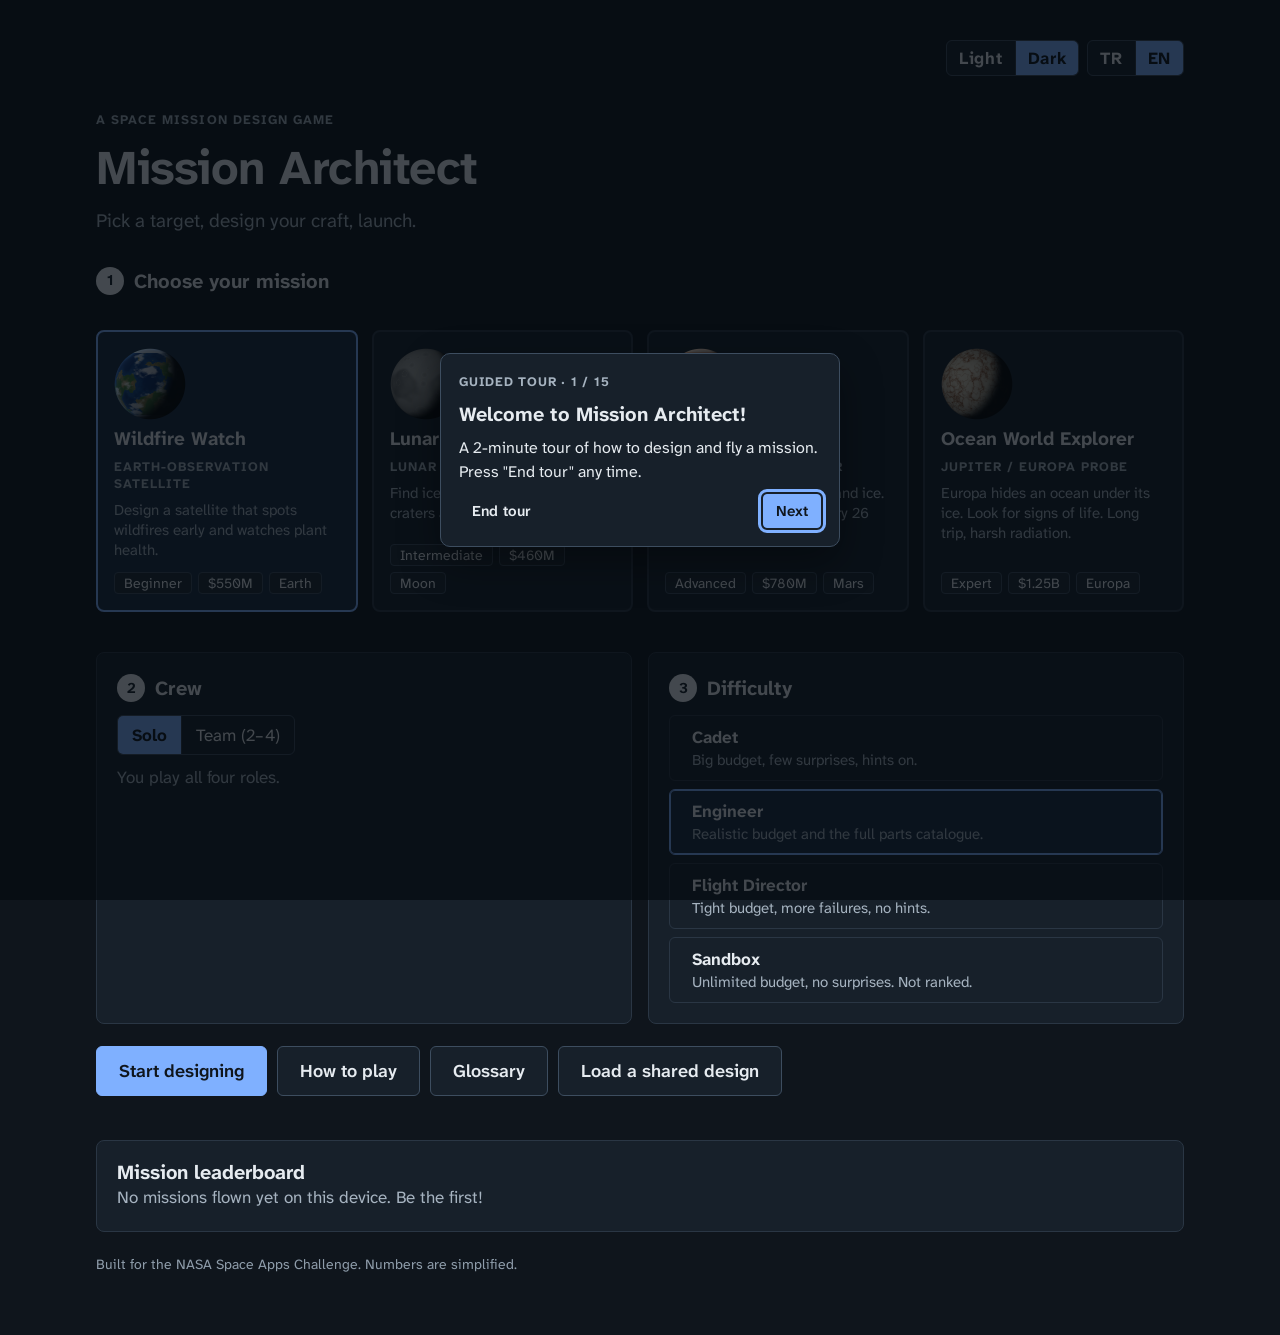
<file: mission-game-en/index.html>
<!doctype html>
<html lang="en">
<head>
  <meta charset="utf-8">
  <meta name="viewport" content="width=device-width, initial-scale=1">
  <title>Mission Architect</title>
  <meta name="description" content="Design, launch and fly a complete space mission. Balance budget, mass, power, data and risk.">
  <link rel="preconnect" href="https://fonts.googleapis.com">
  <link href="https://fonts.googleapis.com/css2?family=Atkinson+Hyperlegible+Next:wght@400;600;700&display=swap" rel="stylesheet">
  <link rel="stylesheet" href="css/style.css">
  <link rel="icon" href="data:image/svg+xml,<svg xmlns='http://www.w3.org/2000/svg' viewBox='0 0 100 100'><text y='.9em' font-size='90'>🛰️</text></svg>">
</head>
<body>
  <canvas id="stars" aria-hidden="true"></canvas>
  <div id="app"></div>
  <div id="modal-root"></div>
  <div id="toast" role="status" aria-live="polite"></div>

  <script src="js/icons.js"></script>
  <script src="js/data.js"></script>
  <script src="js/model.js"></script>
  <script src="js/sim.js"></script>
  <script src="js/viz.js"></script>
  <script src="js/ui.js"></script>
  <script src="js/workshop.js"></script>
  <script src="js/craft3d.js"></script>
  <script src="js/flight3d.js"></script>
  <script src="js/tour.js"></script>
  <script src="js/online.js"></script>
</body>
</html>
</file>
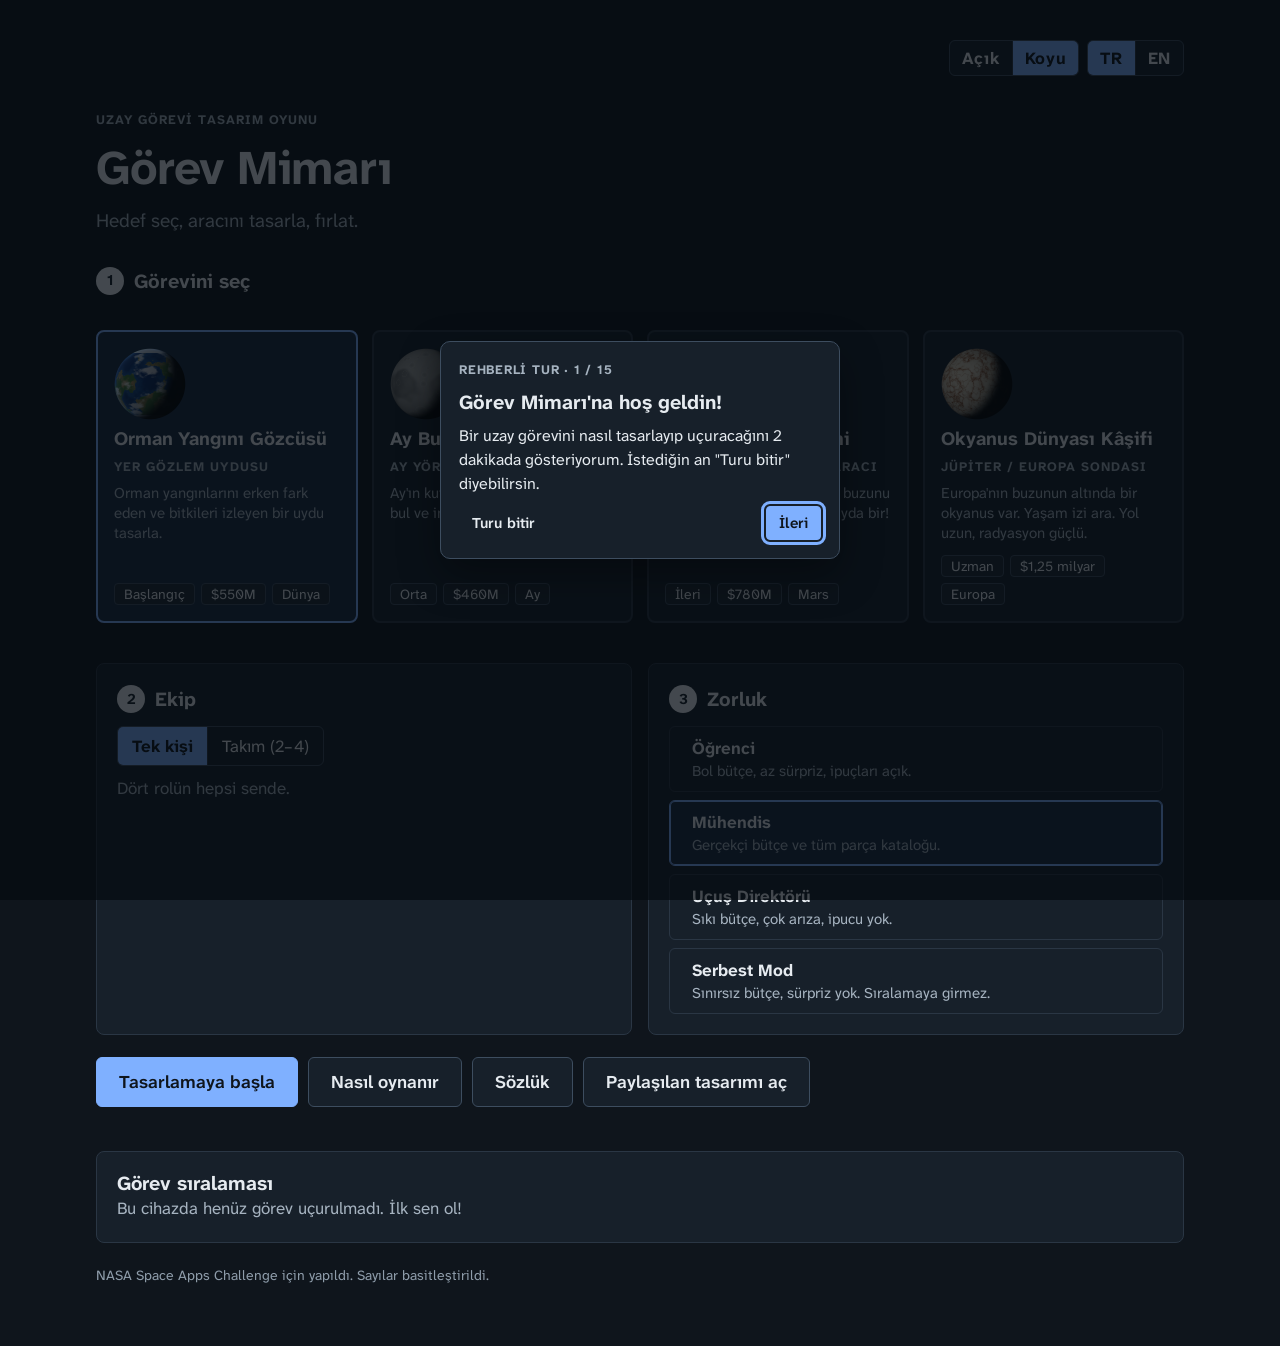
<file: mission-game/index.html>
<!doctype html>
<html lang="tr">
<head>
  <meta charset="utf-8">
  <meta name="viewport" content="width=device-width, initial-scale=1">
  <title>Görev Mimarı</title>
  <meta name="description" content="Eksiksiz bir uzay görevi tasarla, fırlat ve uçur. Bütçe, kütle, güç, veri ve riski dengele.">
  <link rel="preconnect" href="https://fonts.googleapis.com">
  <link href="https://fonts.googleapis.com/css2?family=Atkinson+Hyperlegible+Next:wght@400;600;700&display=swap" rel="stylesheet">
  <link rel="stylesheet" href="css/style.css">
  <link rel="icon" href="data:image/svg+xml,<svg xmlns='http://www.w3.org/2000/svg' viewBox='0 0 100 100'><text y='.9em' font-size='90'>🛰️</text></svg>">
</head>
<body>
  <canvas id="stars" aria-hidden="true"></canvas>
  <div id="app"></div>
  <div id="modal-root"></div>
  <div id="toast" role="status" aria-live="polite"></div>

  <script src="js/icons.js"></script>
  <script src="js/data.js"></script>
  <script src="js/model.js"></script>
  <script src="js/sim.js"></script>
  <script src="js/viz.js"></script>
  <script src="js/ui.js"></script>
  <script src="js/workshop.js"></script>
  <script src="js/craft3d.js"></script>
  <script src="js/flight3d.js"></script>
  <script src="js/tour.js"></script>
  <script src="js/online.js"></script>
</body>
</html>
</file>
<file: mission-game-en/css/style.css>
/* Görev Mimarı — sade, okunaklı, her yaşa uygun.
   Düzen: üstte adım çubuğu, solda içerik, sağda sabit "kaynaklar" paneli.
   Açık tema varsayılan (sınıfta yansıtmaya uygun), sistem koyu ise koyu tema. */
:root {
  --bg: #eef1f4;
  --surface: #ffffff;
  --surface2: #f5f7f9;
  --ink: #16202b;
  --muted: #4f5d6b;
  --dim: #66727f;
  --line: #d8dee5;
  --line2: #b6c0cb;
  --accent: #1d5fbf;
  --accent-ink: #ffffff;
  --sel-bg: #e7effa;
  --cta: #c2410c;
  --cta-ink: #ffffff;
  --good: #1b7f3b;
  --warn: #9a5800;
  --bad: #c22b2b;
  --good-bg: #e6f4ea;
  --warn-bg: #fdf1e1;
  --bad-bg: #fbe9e9;
  --role-mm: #9a5800;
  --role-se: #1d5fbf;
  --role-sl: #6b3fb3;
  --role-cl: #1b7f3b;
  --space: #0b1118;
  --seg-launch: #4b5563;
  --seg-cruise: #1d4f91;
  --seg-arrive: #8a3b12;
  --seg-ops: #1b6b3a;
  --radius: 8px;
  --sans: 'Atkinson Hyperlegible Next', 'Atkinson Hyperlegible', 'Segoe UI', system-ui, -apple-system, sans-serif;
  --mono: 'Atkinson Hyperlegible Next', 'Segoe UI', system-ui, sans-serif; /* rakamlar tabular-nums ile hizalanır */
  color-scheme: light;
}
@media (prefers-color-scheme: dark) {
  :root:not([data-theme="light"]) {
    --bg: #0f151c; --surface: #17202a; --surface2: #1d2834; --ink: #e6ebf0; --muted: #a6b3c0; --dim: #8f9dab;
    --line: #2a3644; --line2: #3d4d5f; --accent: #7fb0ff; --accent-ink: #0f151c; --sel-bg: #1a2b42;
    --cta: #ff8a4c; --cta-ink: #1a0d05; --good: #62cf8f; --warn: #f0b450; --bad: #ff7f7f;
    --good-bg: #15291e; --warn-bg: #2c2312; --bad-bg: #2e1718;
    --role-mm: #f0b450; --role-se: #7fb0ff; --role-sl: #c3a2ff; --role-cl: #62cf8f;
    color-scheme: dark;
  }
}
:root[data-theme="dark"] {
  --bg: #0f151c; --surface: #17202a; --surface2: #1d2834; --ink: #e6ebf0; --muted: #a6b3c0; --dim: #8f9dab;
  --line: #2a3644; --line2: #3d4d5f; --accent: #7fb0ff; --accent-ink: #0f151c; --sel-bg: #1a2b42;
  --cta: #ff8a4c; --cta-ink: #1a0d05; --good: #62cf8f; --warn: #f0b450; --bad: #ff7f7f;
  --good-bg: #15291e; --warn-bg: #2c2312; --bad-bg: #2e1718;
  --role-mm: #f0b450; --role-se: #7fb0ff; --role-sl: #c3a2ff; --role-cl: #62cf8f;
  color-scheme: dark;
}

* { box-sizing: border-box; }
html, body { margin: 0; min-height: 100%; }
body { background: var(--bg); color: var(--ink); font-family: var(--sans); font-size: 17px; line-height: 1.5; overflow-x: hidden; }
#stars { display: none; }
#app { min-height: 100vh; }
button { font-family: inherit; font-size: inherit; color: inherit; cursor: pointer; }
button:disabled { cursor: not-allowed; opacity: .5; }
a { color: var(--accent); }
h1, h2, h3, h4 { margin: 0; font-weight: 700; line-height: 1.2; text-wrap: balance; }
p { margin: 0; }
.mono { font-family: var(--mono); font-variant-numeric: tabular-nums; }
.muted { color: var(--muted); }
.dim { color: var(--dim); }
.good { color: var(--good); } .warn { color: var(--warn); } .bad { color: var(--bad); }
.row { display: flex; gap: 10px; align-items: center; }
.wrap { flex-wrap: wrap; }
.grow { flex: 1; min-width: 0; }
.sp { justify-content: space-between; }

/* ---------- düğmeler ---------- */
.btn {
  border: 1px solid var(--line2); background: var(--surface); border-radius: 6px; color: var(--ink);
  padding: 9px 16px; font-weight: 600; display: inline-flex; gap: 8px; align-items: center; min-height: 40px;
  transition: background-color .15s, border-color .15s;
}
.btn:hover:not(:disabled) { border-color: var(--accent); background: var(--sel-bg); }
.btn.primary { background: var(--accent); border-color: var(--accent); color: var(--accent-ink); }
.btn.primary:hover:not(:disabled) { background: var(--accent); filter: brightness(1.08); }
.btn.go { background: var(--cta); border-color: var(--cta); color: var(--cta-ink); }
.btn.go:hover:not(:disabled) { background: var(--cta); filter: brightness(1.08); }
.btn.big { padding: 12px 22px; font-size: 18px; min-height: 48px; }
.btn.small { padding: 5px 12px; font-size: 15px; min-height: 34px; }
.btn.ghost { background: transparent; border-color: transparent; }
.btn.ghost:hover:not(:disabled) { border-color: var(--line2); background: var(--surface2); }

.panel { background: var(--surface); border: 1px solid var(--line); border-radius: var(--radius); }
.pad { padding: 20px; }
.chip { display: inline-flex; align-items: center; gap: 5px; padding: 1px 9px; border-radius: 4px; font-size: 14px; border: 1px solid var(--line2); background: var(--surface2); white-space: nowrap; }
.chip.primary { border-color: var(--warn); color: var(--warn); background: var(--warn-bg); }
.tag { font-size: 13px; text-transform: uppercase; letter-spacing: .08em; color: var(--muted); font-weight: 700; }

/* ---------- başlangıç ---------- */
.title-wrap { max-width: 1120px; margin: 0 auto; padding-block: 40px 60px; padding-left: max(16px, env(safe-area-inset-left, 0px)); padding-right: max(16px, env(safe-area-inset-right, 0px)); display: grid; gap: 22px; }
.hero { padding: 12px 0 8px; max-width: 720px; display: grid; gap: 10px; }
.hero h1 { font-size: clamp(34px, 5vw, 48px); letter-spacing: -.01em; }
.hero p { color: var(--muted); font-size: 19px; }
.setup-grid { display: grid; grid-template-columns: 1fr 1fr; gap: 16px; }
.setup-grid > .panel { padding: 20px; }
.section-title { display: flex; align-items: center; gap: 10px; font-size: 20px; font-weight: 700; margin-bottom: 12px; }
.section-title .n { width: 28px; height: 28px; border-radius: 50%; display: grid; place-items: center; background: var(--ink); color: var(--surface); font-size: 15px; }
.scen-grid { display: grid; grid-template-columns: repeat(4, 1fr); gap: 14px; }
.scen { text-align: left; border: 2px solid var(--line); background: var(--surface); border-radius: var(--radius); padding: 16px; display: flex; flex-direction: column; gap: 8px; }
.scen:hover { border-color: var(--line2); }
.scen.sel { border-color: var(--accent); background: var(--sel-bg); }
.scen .icon { width: 72px; height: 72px; }
.scen .icon img { width: 72px; height: 72px; display: block; }
.scen h3 { font-size: 19px; }
.scen p { color: var(--muted); font-size: 15px; }
.scen .meta { display: flex; gap: 6px; flex-wrap: wrap; margin-top: auto; padding-top: 4px; }
.choice-list { display: grid; gap: 8px; }
.choice { border: 1px solid var(--line); background: var(--surface); border-radius: 6px; padding: 10px 12px; text-align: left; display: flex; gap: 10px; align-items: flex-start; }
.choice:hover { border-color: var(--line2); }
.choice.sel { border-color: var(--accent); background: var(--sel-bg); box-shadow: inset 0 0 0 1px var(--accent); }
.choice b { display: block; }
.choice small { color: var(--muted); font-size: 15px; }
.seg { display: inline-flex; border: 1px solid var(--line2); border-radius: 6px; overflow: hidden; background: var(--surface); }
.seg button { background: transparent; border: 0; padding: 7px 14px; min-height: 38px; border-right: 1px solid var(--line); color: var(--ink); }
.seg button:last-child { border-right: 0; }
.seg button.sel { background: var(--accent); color: var(--accent-ink); font-weight: 700; }
.players { display: grid; gap: 8px; margin-top: 12px; }
.player-row { display: flex; gap: 10px; align-items: center; flex-wrap: wrap; }
.player-row input { flex: 1; min-width: 140px; background: var(--surface); border: 1px solid var(--line2); border-radius: 6px; padding: 8px 10px; color: var(--ink); font: inherit; }
.role-chips { display: flex; gap: 4px; flex-wrap: wrap; }
.start-bar { display: flex; gap: 10px; flex-wrap: wrap; }
.lb table { width: 100%; border-collapse: collapse; font-size: 15px; }
.lb td, .lb th { padding: 7px 8px; border-bottom: 1px solid var(--line); text-align: left; }
.lb th { color: var(--muted); font-weight: 700; font-size: 13px; text-transform: uppercase; letter-spacing: .06em; }
.footer { color: var(--dim); font-size: 14px; }

/* tema ve dil seçimi */
.prefs { display: flex; gap: 8px; flex-wrap: wrap; }
.lang-seg button, .theme-seg button { padding: 5px 12px; min-height: 34px; font-weight: 700; letter-spacing: .04em; }

/* ---------- tasarım ekranı ---------- */
.topbar {
  position: sticky; top: env(safe-area-inset-top, 0px); z-index: 20; display: flex; align-items: center; gap: 12px;
  padding-block: 8px; padding-left: max(16px, env(safe-area-inset-left, 0px)); padding-right: max(16px, env(safe-area-inset-right, 0px));
  background: var(--surface); border-bottom: 1px solid var(--line);
}
.topbar .brand { font-weight: 700; white-space: nowrap; }
.topbar .mission-name { color: var(--muted); white-space: nowrap; overflow: hidden; text-overflow: ellipsis; }
.steps {
  display: flex; gap: 2px; overflow-x: auto; background: var(--surface); border-bottom: 1px solid var(--line);
  position: sticky; top: calc(env(safe-area-inset-top, 0px) + 57px); z-index: 19;
  padding-left: max(16px, env(safe-area-inset-left, 0px)); padding-right: max(16px, env(safe-area-inset-right, 0px));
}
.step { display: flex; align-items: center; gap: 8px; padding: 12px 12px 10px; border: 0; border-bottom: 3px solid transparent; background: transparent; white-space: nowrap; color: var(--muted); font-weight: 600; }
.step:hover { color: var(--ink); }
.step.sel { color: var(--ink); border-bottom-color: var(--accent); }
.step .dot { width: 9px; height: 9px; border-radius: 50%; background: var(--line2); flex-shrink: 0; }
.step .dot.ok { background: var(--good); }
.step .dot.warn { background: var(--warn); transform: rotate(45deg); border-radius: 1px; }
.step .dot.err { background: var(--bad); border-radius: 1px; }
.design { display: grid; grid-template-columns: minmax(0, 1fr) 360px; gap: 20px; max-width: 1440px; margin: 0 auto; padding-block: 20px 40px; padding-left: max(16px, env(safe-area-inset-left, 0px)); padding-right: max(16px, env(safe-area-inset-right, 0px)); }
.main-col { min-width: 0; display: grid; gap: 18px; align-content: start; }
.side-col { display: grid; gap: 14px; align-content: start; position: sticky; top: 124px; max-height: calc(100vh - 136px); overflow-y: auto; padding-bottom: 8px; scrollbar-width: thin; }
.step-head { display: flex; gap: 14px; align-items: flex-start; justify-content: space-between; flex-wrap: wrap; }
.step-head h2 { font-size: 28px; }
.owner { display: inline-flex; align-items: center; gap: 6px; padding: 3px 10px; border-radius: 999px; font-size: 14px; font-weight: 700; border: 1.5px solid; background: var(--surface); }
.learn { border: 1px solid var(--line); border-left: 4px solid var(--accent); background: var(--surface); padding: 12px 16px; border-radius: 6px; font-size: 16px; max-width: 75ch; }
.learn summary { cursor: pointer; font-weight: 700; color: var(--accent); }
.group { display: grid; gap: 10px; }
.group h3 { font-size: 18px; }
.cards { display: grid; grid-template-columns: repeat(auto-fill, minmax(240px, 1fr)); gap: 10px; }
.card { text-align: left; border: 1px solid var(--line); background: var(--surface); border-radius: var(--radius); padding: 13px 14px; display: flex; flex-direction: column; gap: 6px; position: relative; }
.card:hover:not(:disabled) { border-color: var(--line2); }
.card.sel { border-color: var(--accent); background: var(--sel-bg); box-shadow: inset 0 0 0 1px var(--accent); }
.card .name { font-weight: 700; padding-right: 26px; }
.card .desc { color: var(--muted); font-size: 15px; }
.stats { display: flex; gap: 4px 12px; flex-wrap: wrap; margin-top: auto; padding-top: 4px; }
.stat { font-family: var(--mono); font-size: 14px; color: var(--muted); white-space: nowrap; font-variant-numeric: tabular-nums; }
.stat.bad { color: var(--bad); font-weight: 600; } .stat.good { color: var(--good); font-weight: 600; }
.card .check { position: absolute; top: 12px; right: 12px; width: 20px; height: 20px; border-radius: 50%; border: 1.5px solid var(--line2); display: grid; place-items: center; font-size: 12px; background: var(--surface); }
.card.sel .check { background: var(--accent); border-color: var(--accent); color: var(--accent-ink); }
.badge-adv { font-size: 11px; text-transform: uppercase; letter-spacing: .06em; color: var(--muted); border: 1px solid var(--line2); padding: 0 5px; border-radius: 3px; margin-left: 6px; vertical-align: 2px; font-weight: 700; }
.pros { font-size: 14px; display: grid; gap: 2px; }
.inst-list { display: grid; gap: 8px; }
.inst { display: grid; grid-template-columns: 44px minmax(0, 1fr) auto; gap: 14px; align-items: center; padding: 12px 14px; border-radius: var(--radius); border: 1px solid var(--line); background: var(--surface); }
.inst.on { border-color: var(--accent); background: var(--sel-bg); }
.inst .ic { width: 44px; height: 44px; border-radius: 8px; display: grid; place-items: center; background: var(--surface2); border: 1px solid var(--line); }
.inst .use { display: flex; gap: 4px; flex-wrap: wrap; margin-top: 6px; }
.use .chip { font-size: 13px; }
.objbars { display: grid; gap: 10px; }
.objbar .lbl { display: flex; justify-content: space-between; font-size: 15px; gap: 8px; }
.bar { height: 10px; border-radius: 999px; background: var(--surface2); border: 1px solid var(--line); overflow: hidden; position: relative; }
.bar > i { position: absolute; inset: 0 auto 0 0; border-radius: 999px; transition: width .3s; }
.bar .mark { position: absolute; top: 0; bottom: 0; width: 2px; background: var(--ink); opacity: .45; }
.slider-row { display: flex; gap: 14px; align-items: center; flex-wrap: wrap; }
input[type=range] { flex: 1; min-width: 180px; accent-color: var(--accent); }
.toggle { display: inline-flex; align-items: flex-start; gap: 10px; cursor: pointer; }
.toggle input { width: 20px; height: 20px; accent-color: var(--accent); margin-top: 3px; }
table.budget { width: 100%; border-collapse: collapse; font-size: 15px; }
table.budget td { padding: 6px 4px; border-bottom: 1px solid var(--line); }
table.budget td:last-child { text-align: right; font-family: var(--mono); font-variant-numeric: tabular-nums; }
table.budget tr.total td { font-weight: 700; border-bottom: 0; border-top: 2px solid var(--line2); }

/* ---------- kaynak paneli ---------- */
.dash h3 { font-size: 13px; text-transform: uppercase; letter-spacing: .08em; color: var(--muted); margin-bottom: 12px; display: flex; justify-content: space-between; gap: 8px; }
.meter { margin-bottom: 12px; }
.meter:last-child { margin-bottom: 0; }
.meter .top { display: flex; justify-content: space-between; font-size: 15px; margin-bottom: 4px; gap: 8px; }
.meter .val { font-family: var(--mono); font-size: 13px; color: var(--muted); text-align: right; font-variant-numeric: tabular-nums; }
.meter .st { font-size: 13px; margin-left: 6px; font-weight: 700; }
.meter .st.ok { color: var(--good); } .meter .st.warn { color: var(--warn); } .meter .st.bad { color: var(--bad); }
.craft-view { display: grid; place-items: center; background: var(--space); border-radius: 6px; min-height: 180px; padding: 6px; }
.craft-view svg { width: 100%; height: auto; max-height: 230px; }
.issues { display: grid; gap: 6px; }
.issue { display: grid; grid-template-columns: 20px 1fr; gap: 8px; font-size: 15px; padding: 8px 10px; border-radius: 6px; background: var(--surface2); border-left: 4px solid var(--line2); }
.issue.error { border-left-color: var(--bad); background: var(--bad-bg); }
.issue.warn { border-left-color: var(--warn); background: var(--warn-bg); }
.issue.good { border-left-color: var(--good); background: var(--good-bg); }
.issue .why { color: var(--muted); font-size: 14px; margin-top: 2px; }
.goal { display: flex; gap: 10px; align-items: center; padding: 10px 12px; border-radius: 6px; border: 1px solid var(--line); background: var(--surface); }
.goal .ri { width: 10px; height: 10px; border-radius: 50%; background: currentColor; flex-shrink: 0; }
.approve-grid { display: grid; grid-template-columns: repeat(auto-fill, minmax(220px, 1fr)); gap: 10px; }
.approve { padding: 12px; border-radius: var(--radius); border: 1px solid var(--line); background: var(--surface); display: grid; gap: 8px; }
.approve.ok { border-color: var(--good); background: var(--good-bg); }
.nav-bottom { display: flex; justify-content: space-between; gap: 10px; }

/* ---------- uçuş ---------- */
.sim { display: grid; grid-template-columns: minmax(0, 1fr) 340px; gap: 18px; max-width: 1440px; margin: 0 auto; padding-block: 18px 40px; padding-left: max(16px, env(safe-area-inset-left, 0px)); padding-right: max(16px, env(safe-area-inset-right, 0px)); }
.viz-wrap { position: relative; border-radius: var(--radius); overflow: hidden; background: var(--space); aspect-ratio: 16 / 10; max-width: 100%; }
.viz-wrap canvas { width: 100%; height: 100%; display: block; }
.viz-hud { position: absolute; left: 14px; top: 12px; right: 14px; display: flex; justify-content: space-between; gap: 10px; pointer-events: none; color: #eef2f6; }
.viz-hud .ph { font-size: 20px; font-weight: 700; background: rgba(11, 17, 24, .7); padding: 2px 10px; border-radius: 4px; }
.viz-hud .clock { font-family: var(--mono); font-size: 14px; text-align: right; background: rgba(11, 17, 24, .7); padding: 2px 10px; border-radius: 4px; }
.timeline { display: flex; height: 28px; border-radius: 6px; overflow: hidden; position: relative; font-size: 13px; font-weight: 600; }
.timeline > div { display: grid; place-items: center; color: #fff; white-space: nowrap; overflow: hidden; border-right: 1px solid rgba(0, 0, 0, .25); }
.timeline .cursor { position: absolute; top: 0; bottom: 0; width: 3px; background: var(--cta); transition: left .3s; }
.controls { display: flex; gap: 8px; align-items: center; flex-wrap: wrap; }
.log { max-height: 280px; overflow-y: auto; display: grid; gap: 4px; font-size: 15px; scrollbar-width: thin; }
.log div { padding: 6px 10px; border-radius: 4px; background: var(--surface2); border-left: 4px solid var(--line2); }
.log .good { border-left-color: var(--good); color: var(--ink); }
.log .bad { border-left-color: var(--bad); color: var(--ink); background: var(--bad-bg); }
.log .warn { border-left-color: var(--warn); color: var(--ink); }
.log .event { border-left-color: var(--accent); color: var(--ink); }
.log .t { font-family: var(--mono); color: var(--dim); font-size: 13px; margin-right: 8px; }
.kv { display: grid; grid-template-columns: 1fr auto; gap: 6px 12px; font-size: 15px; }
.kv span:nth-child(even) { font-family: var(--mono); text-align: right; font-variant-numeric: tabular-nums; }
.spark { width: 100%; height: 60px; display: block; }

/* ---------- pencereler ---------- */
.modal-bg { position: fixed; inset: 0; background: rgba(10, 15, 22, .6); z-index: 100; display: grid; place-items: center; padding: 16px; }
.modal { max-width: 600px; width: 100%; max-height: 90vh; overflow-y: auto; padding: 24px; border-radius: 10px; background: var(--surface); color: var(--ink); border: 1px solid var(--line2); box-shadow: 0 20px 50px rgba(0, 0, 0, .3); display: grid; gap: 10px; }
.modal h2 { font-size: 24px; }
.modal .decider { display: inline-flex; gap: 8px; align-items: center; padding: 5px 12px; border-radius: 6px; font-size: 15px; font-weight: 600; justify-self: start; }
.opt-btn { display: block; width: 100%; text-align: left; padding: 12px 15px; border-radius: 8px; border: 1px solid var(--line2); background: var(--surface); color: var(--ink); }
.opt-btn:hover:not(:disabled) { border-color: var(--accent); background: var(--sel-bg); }
.opt-btn b { display: block; font-size: 17px; }
.opt-btn small { color: var(--muted); font-size: 15px; }
#toast { position: fixed; bottom: calc(20px + env(safe-area-inset-bottom, 0px)); left: 50%; transform: translateX(-50%) translateY(120px); background: var(--ink); color: var(--surface); padding: 10px 18px; border-radius: 6px; z-index: 200; transition: transform .25s, opacity .25s; opacity: 0; }
#toast.show { transform: translateX(-50%); opacity: 1; }

/* ---------- rapor ---------- */
.report { max-width: 1080px; margin: 0 auto; padding-block: 24px 60px; padding-left: max(16px, env(safe-area-inset-left, 0px)); padding-right: max(16px, env(safe-area-inset-right, 0px)); display: grid; gap: 18px; }
.report-hero { display: grid; grid-template-columns: auto minmax(0, 1fr) auto; gap: 24px; align-items: center; padding: 24px; }
.grade { width: 96px; height: 96px; border-radius: 12px; display: grid; place-items: center; font-size: 56px; font-weight: 700; border: 3px solid; }
.grade.S, .grade.A { color: var(--good); background: var(--good-bg); }
.grade.B { color: var(--accent); background: var(--sel-bg); }
.grade.C { color: var(--warn); background: var(--warn-bg); }
.grade.D, .grade.F { color: var(--bad); background: var(--bad-bg); }
.score-big { font-size: 48px; font-weight: 700; font-family: var(--mono); text-align: right; line-height: 1; }
.breakdown { display: grid; grid-template-columns: repeat(5, 1fr); gap: 10px; }
.bd { padding: 14px; border-radius: var(--radius); background: var(--surface); border: 1px solid var(--line); }
.bd .v { font-size: 26px; font-weight: 700; font-family: var(--mono); }
.bd .l { font-size: 14px; color: var(--muted); }
.two { display: grid; grid-template-columns: 1fr 1fr; gap: 18px; }
.lesson { padding: 12px 14px; border-radius: 6px; background: var(--surface2); border-left: 4px solid var(--line2); }
.lesson b { display: block; margin-bottom: 3px; }
.lesson.bad { border-left-color: var(--bad); } .lesson.warn { border-left-color: var(--warn); } .lesson.good { border-left-color: var(--good); } .lesson.info { border-left-color: var(--accent); }
.lesson p { color: var(--ink); font-size: 16px; max-width: 75ch; }
.cmp td.up { color: var(--good); } .cmp td.down { color: var(--bad); }

/* ---------- diğer ---------- */
.help-steps { display: grid; grid-template-columns: repeat(2, 1fr); gap: 10px; }
.help-steps div { padding: 12px; border-radius: 6px; background: var(--surface2); border: 1px solid var(--line); font-size: 15px; }
.gloss dt { font-weight: 700; margin-top: 10px; color: var(--accent); }
.gloss dd { margin: 2px 0 0; font-size: 16px; }
textarea.code { width: 100%; min-height: 90px; background: var(--surface2); border: 1px solid var(--line2); color: var(--ink); border-radius: 6px; padding: 10px; font-family: var(--mono); font-size: 13px; word-break: break-all; }

/* ---------- simgeler ---------- */
.svg-ic { width: 1.1em; height: 1.1em; vertical-align: -0.18em; display: inline-block; flex-shrink: 0; }
.svg-ic.c-good { color: var(--good); } .svg-ic.c-bad { color: var(--bad); } .svg-ic.c-warn { color: var(--warn); }
.svg-ic.c-gold { color: var(--warn); } .svg-ic.c-fire { color: var(--cta); } .svg-ic.c-ice { color: var(--accent); }
.inst .ic .svg-ic { width: 26px; height: 26px; color: var(--accent); }

/* ---------- erişilebilirlik ---------- */
.sr-only { position: absolute; width: 1px; height: 1px; padding: 0; margin: -1px; overflow: hidden; clip: rect(0 0 0 0); white-space: nowrap; border: 0; }
:focus { outline: none; }
:focus-visible { outline: 3px solid var(--accent); outline-offset: 2px; border-radius: 4px; }
input:focus-visible, textarea:focus-visible { outline-offset: 1px; }
@media (pointer: coarse) {
  .btn, .seg button, .step, .opt-btn { min-height: 44px; }
  .btn.small { min-height: 40px; }
  .toggle input { width: 24px; height: 24px; }
}
@media (prefers-reduced-motion: reduce) {
  *, *::before, *::after { animation-duration: .001ms !important; transition-duration: .001ms !important; scroll-behavior: auto !important; }
}

/* ---------- dar ekran ---------- */
@media (max-width: 1100px) {
  .design, .sim { grid-template-columns: 1fr; }
  .side-col { position: static; max-height: none; }
  .scen-grid { grid-template-columns: repeat(2, 1fr); }
  .breakdown { grid-template-columns: repeat(3, 1fr); }
}
@media (max-width: 720px) {
  body { font-size: 16px; }
  .setup-grid, .two, .help-steps { grid-template-columns: 1fr; }
  .scen-grid { grid-template-columns: 1fr; }
  .scen { flex-direction: row; flex-wrap: wrap; }
  .scen .icon, .scen .icon img { width: 56px; height: 56px; }
  .scen > div:not(.icon), .scen h3, .scen p, .scen .tag, .scen .meta { flex-basis: 100%; }
  .topbar { flex-wrap: wrap; gap: 6px; }
  .topbar .brand { flex: 1 0 100%; }
  .topbar .mission-name { display: none; }
  .topbar .btn { white-space: nowrap; padding: 6px 10px; }
  .steps { position: static; }
  .report-hero { grid-template-columns: 1fr; text-align: center; justify-items: center; }
  .score-big { text-align: center; }
  .breakdown { grid-template-columns: repeat(2, 1fr); }
  .inst { grid-template-columns: 44px minmax(0, 1fr); align-items: start; }
  .inst .seg { grid-column: 1 / -1; justify-self: start; }
  .step-head h2 { font-size: 24px; }
}

/* ---------- rehberli tur ---------- */
.tour-catch { position: fixed; inset: 0; z-index: 300; }
.tour-catch.dim { background: rgba(5, 10, 16, .72); }
.tour-spot { position: fixed; z-index: 301; border-radius: 8px; box-shadow: 0 0 0 9999px rgba(5, 10, 16, .72); outline: 3px solid var(--cta); outline-offset: 0; pointer-events: none; transition: top .25s, left .25s, width .25s, height .25s; }
.tour-card { position: fixed; z-index: 302; width: min(400px, calc(100vw - 32px)); background: var(--surface); color: var(--ink); border: 1px solid var(--line2); border-radius: 10px; padding: 18px; box-shadow: 0 16px 40px rgba(0, 0, 0, .35); display: grid; gap: 10px; }
.tour-card h3 { font-size: 20px; }
.tour-card p { font-size: 16px; }
.tour-prog { font-size: 13px; color: var(--muted); font-weight: 700; text-transform: uppercase; letter-spacing: .06em; }
.tour-btns { display: flex; gap: 8px; align-items: center; flex-wrap: wrap; }
@media (prefers-reduced-motion: reduce) { .tour-spot { transition: none; } }

/* ---------- çevrimiçi oda ---------- */
.online-panel { display: grid; gap: 4px; }
.on-form-grid { display: grid; grid-template-columns: minmax(0, 1fr) auto auto minmax(0, 1fr) auto; gap: 10px; align-items: end; }
.on-field { display: grid; gap: 4px; font-size: 14px; color: var(--muted); font-weight: 600; min-width: 0; }
.on-field input, .on-form input { width: 100%; min-width: 0; background: var(--surface); border: 1px solid var(--line2); border-radius: 6px; padding: 9px 10px; color: var(--ink); font: inherit; }
.on-or { padding-bottom: 10px; }
.on-err { color: var(--bad); min-height: 1.4em; font-weight: 600; }
.on-codebox { display: grid; gap: 10px; justify-items: start; }
.on-code { font-size: clamp(40px, 9vw, 64px); font-weight: 700; letter-spacing: .08em; line-height: 1; font-variant-numeric: tabular-nums; }
.on-lobby .choice img { width: 36px; height: 36px; flex-shrink: 0; }
.on-roombtn { white-space: nowrap; }
.on-note { padding: 10px 14px; border-radius: 6px; border: 1px solid var(--accent); background: var(--sel-bg); font-weight: 600; }
.view-only .card, .view-only .inst .seg button, .view-only .toggle { cursor: not-allowed; }
.view-only .card:not(.sel), .view-only .inst:not(.on) { opacity: .75; }
#on-chat-btn { position: fixed; right: max(16px, env(safe-area-inset-right, 0px)); bottom: calc(16px + env(safe-area-inset-bottom, 0px)); z-index: 90; box-shadow: 0 6px 20px rgba(0, 0, 0, .3); }
.on-badge { display: inline-grid; place-items: center; min-width: 22px; height: 22px; padding: 0 6px; border-radius: 999px; background: var(--cta); color: var(--cta-ink); font-size: 13px; }
#on-chat { position: fixed; right: max(16px, env(safe-area-inset-right, 0px)); bottom: calc(70px + env(safe-area-inset-bottom, 0px)); z-index: 91; width: min(360px, calc(100vw - 32px)); height: min(460px, calc(100vh - 120px)); display: grid; grid-template-rows: auto auto 1fr auto; background: var(--surface); border: 1px solid var(--line2); border-radius: 10px; box-shadow: 0 16px 40px rgba(0, 0, 0, .35); overflow: hidden; }
#on-chat header { display: flex; justify-content: space-between; align-items: center; padding: 8px 8px 8px 14px; border-bottom: 1px solid var(--line); }
.on-safety { margin: 0; padding: 8px 14px; font-size: 13px; color: var(--muted); background: var(--surface2); }
.on-msgs { overflow-y: auto; padding: 10px 14px; display: grid; gap: 8px; align-content: start; }
.on-msg { padding: 6px 10px; border-radius: 8px; background: var(--surface2); max-width: 90%; }
.on-msg.mine { justify-self: end; background: var(--sel-bg); }
.on-msg-head { display: flex; gap: 8px; align-items: baseline; justify-content: space-between; font-size: 13px; }
.on-msg-text { font-size: 15px; overflow-wrap: anywhere; }
.on-mute { background: none; border: 0; color: var(--muted); font-size: 12px; text-decoration: underline; padding: 0; }
.on-form { display: flex; gap: 8px; padding: 10px; border-top: 1px solid var(--line); }
@media (max-width: 720px) {
  .on-form-grid { grid-template-columns: 1fr; align-items: stretch; }
  .on-or { padding: 0; text-align: center; }
  #on-chat { height: min(420px, calc(100vh - 110px)); }
}

/* =====================================================================
   ATÖLYE (tek ekran, 4 adım) — workshop.js
   ===================================================================== */
.ws { max-width: 1280px; margin: 0 auto; padding-block: 14px 32px; padding-left: max(16px, env(safe-area-inset-left, 0px)); padding-right: max(16px, env(safe-area-inset-right, 0px)); display: grid; gap: 14px; }
.ws-gauges { display: grid; grid-template-columns: repeat(5, minmax(0, 1fr)); gap: 10px; }
.gauge { background: var(--surface); border: 1px solid var(--line); border-radius: 10px; padding: 10px 12px 9px; display: grid; gap: 4px; min-width: 0; transition: border-color .3s; }
.gauge[data-st="warn"] { border-color: var(--warn); }
.gauge[data-st="bad"] { border-color: var(--bad); }
.g-top { display: flex; justify-content: space-between; align-items: center; }
.g-label { font-size: 13px; font-weight: 700; text-transform: uppercase; letter-spacing: .07em; color: var(--muted); }
.g-nums { display: flex; align-items: baseline; gap: 6px; flex-wrap: wrap; min-width: 0; }
.g-val { font-size: 21px; font-weight: 700; font-variant-numeric: tabular-nums; white-space: nowrap; }
.g-cap { font-size: 13px; color: var(--muted); font-variant-numeric: tabular-nums; white-space: nowrap; }
.g-bar { height: 8px; border-radius: 999px; background: var(--surface2); overflow: hidden; }
.g-bar i { display: block; height: 100%; width: 2%; border-radius: 999px; background: var(--good); transition: width .6s cubic-bezier(.2, .8, .2, 1), background-color .3s; }
.gauge[data-st="warn"] .g-bar i { background: var(--warn); }
.gauge[data-st="bad"] .g-bar i { background: var(--bad); }
.g-sub { font-size: 12px; color: var(--dim); white-space: nowrap; overflow: hidden; text-overflow: ellipsis; }
.gauge.shake { animation: ws-shake .45s ease-in-out; }

.ws-stage { position: relative; height: clamp(220px, 36vh, 380px); border-radius: 12px; overflow: hidden; background: var(--space); isolation: isolate; }
.ws-stars { position: absolute; inset: -40%; z-index: 0; opacity: .8;
  background-image:
    radial-gradient(1px 1px at 12% 18%, #ffffffcc 99%, transparent), radial-gradient(1px 1px at 33% 72%, #ffffff99 99%, transparent),
    radial-gradient(1.5px 1.5px at 58% 34%, #ffffffdd 99%, transparent), radial-gradient(1px 1px at 81% 62%, #ffffff88 99%, transparent),
    radial-gradient(1px 1px at 69% 11%, #ffffffaa 99%, transparent), radial-gradient(1.5px 1.5px at 24% 48%, #ffffffbb 99%, transparent),
    radial-gradient(1px 1px at 92% 28%, #ffffff99 99%, transparent), radial-gradient(1px 1px at 47% 88%, #ffffff77 99%, transparent);
  background-size: 260px 260px; animation: ws-drift 90s linear infinite; }
.ws-planet { position: absolute; right: -4%; bottom: -34%; width: min(46%, 360px); aspect-ratio: 1; z-index: 1; animation: ws-planet-in 1s cubic-bezier(.2, .8, .2, 1) both; pointer-events: none; }
.ws-craft { position: absolute; inset: 0; z-index: 2; display: grid; place-items: center; animation: ws-float 5.5s ease-in-out infinite; }
.ws-craft svg { width: min(86%, 600px); height: auto; max-height: 94%; overflow: visible; }
.ws-craft .part-new { animation: ws-pop .55s cubic-bezier(.2, 1.5, .4, 1) both; transform-box: fill-box; transform-origin: center; }
.ws-info { position: absolute; left: 14px; top: 12px; z-index: 3; display: grid; gap: 2px; color: #eef2f6; background: rgba(11, 17, 24, .65); padding: 6px 12px; border-radius: 8px; font-size: 15px; }
.ws-info span { color: #b9c4cf; font-size: 13px; }
.ws-flags { position: absolute; right: 12px; top: 12px; z-index: 3; }
.ws-flag { border: 0; border-radius: 999px; padding: 6px 14px; font-weight: 700; font-size: 14px; background: var(--bad); color: #fff; animation: ws-pop .4s both; }

.ws-tabs { position: relative; display: flex; gap: 4px; border-bottom: 1px solid var(--line); overflow-x: auto; scrollbar-width: none; }
.ws-tab { flex: 1 0 auto; display: flex; align-items: center; justify-content: center; gap: 10px; padding: 12px 14px; background: none; border: 0; color: var(--muted); font-weight: 700; font-size: 17px; border-radius: 8px 8px 0 0; transition: color .2s, background-color .2s; white-space: nowrap; }
.ws-tab:hover { color: var(--ink); background: var(--surface2); }
.ws-tab .num { width: 30px; height: 30px; border-radius: 50%; display: grid; place-items: center; border: 2px solid var(--line2); font-size: 15px; transition: background-color .3s, border-color .3s, color .3s, transform .3s; }
.ws-tab.sel { color: var(--ink); }
.ws-tab.sel .num { background: var(--accent); border-color: var(--accent); color: var(--accent-ink); transform: scale(1.08); }
.ws-tab.ok .num { border-color: var(--good); }
.ws-tab .mk { font-size: 14px; font-weight: 700; }
.ws-tab.ok .mk { color: var(--good); } .ws-tab.warn .mk { color: var(--warn); } .ws-tab.err .mk { color: var(--bad); }
.ws-ind { position: absolute; bottom: -1px; left: 0; height: 3px; width: 0; border-radius: 3px; background: var(--accent); transition: left .35s cubic-bezier(.2, .8, .2, 1), width .35s cubic-bezier(.2, .8, .2, 1); }

.ws-panel { display: grid; gap: 16px; align-content: start; min-width: 0; }
.ws-panel.ws-enter > * { animation: ws-rise .4s cubic-bezier(.2, .8, .2, 1) both; }
.ws-panel.ws-enter > *:nth-child(2) { animation-delay: .04s; } .ws-panel.ws-enter > *:nth-child(3) { animation-delay: .08s; }
.ws-panel.ws-enter > *:nth-child(4) { animation-delay: .12s; } .ws-panel.ws-enter > *:nth-child(5) { animation-delay: .16s; }
.ws-grid2 { display: grid; grid-template-columns: minmax(0, 1fr) minmax(0, 1fr); gap: 16px; align-items: start; }
.ws-col { display: grid; gap: 16px; align-content: start; min-width: 0; }
.ws-cards { display: grid; grid-template-columns: repeat(auto-fill, minmax(230px, 1fr)); gap: 10px; }
.ws-panel .card { transition: transform .18s cubic-bezier(.2, .8, .2, 1), border-color .2s, background-color .2s, box-shadow .2s; }
.ws-panel .card:hover:not(:disabled) { transform: translateY(-3px); }
.ws-panel .card:active:not(:disabled) { transform: translateY(0) scale(.98); }
.ws-panel .card.sel .check { animation: ws-pop .35s both; }
.ws-ic { width: 40px; height: 40px; border-radius: 8px; display: grid; place-items: center; background: var(--surface2); border: 1px solid var(--line); }
.ws-ic .svg-ic { width: 24px; height: 24px; color: var(--accent); }
.ws-tog { margin-top: 4px; font-weight: 700; font-size: 15px; color: var(--accent); }
.card.sel .ws-tog { color: var(--good); }
.ws-objs { list-style: none; margin: 8px 0 0; padding: 0; display: grid; gap: 8px; }
.ws-objs li { display: grid; grid-template-columns: 22px 1fr; gap: 8px; align-items: start; }
.ws-small { font-size: 14px; }
.ws-dur button { padding: 8px 14px; }
.ws-auto .role-chips { margin-top: 8px; }
.ws-launchbox { display: grid; gap: 10px; justify-items: start; }
.ws-launchbox .btn.go:not(:disabled) { animation: ws-ready 2.4s ease-in-out infinite; }

@keyframes ws-float { 50% { transform: translateY(-9px); } }
@keyframes ws-drift { to { transform: translate(-12%, 8%); } }
@keyframes ws-pop { from { opacity: 0; transform: scale(.35); } }
@keyframes ws-rise { from { opacity: 0; transform: translateY(10px); } }
@keyframes ws-planet-in { from { opacity: 0; transform: translate(10%, 10%); } }
@keyframes ws-shake { 20% { transform: translateX(-4px); } 40% { transform: translateX(4px); } 60% { transform: translateX(-3px); } 80% { transform: translateX(2px); } }
@keyframes ws-ready { 50% { transform: scale(1.04); } }
@media (prefers-reduced-motion: reduce) {
  .ws-stars, .ws-craft, .ws-planet, .ws-launchbox .btn.go, .ws-craft .part-new, .gauge.shake, .ws-panel.ws-enter > * { animation: none !important; }
  .ws-ind, .g-bar i { transition: none; }
}
@media (max-width: 1000px) {
  .ws-gauges { grid-template-columns: repeat(3, minmax(0, 1fr)); }
  .ws-grid2 { grid-template-columns: 1fr; }
}
@media (max-width: 720px) {
  .ws { gap: 10px; }
  .ws-gauges { display: flex; overflow-x: auto; scroll-snap-type: x mandatory; padding-bottom: 4px; }
  .ws-gauges .gauge { flex: 0 0 46%; scroll-snap-align: start; }
  .g-sub { display: none; }
  .ws-stage { height: 200px; }
  .ws-tab { flex: 1 0 auto; padding: 10px 8px; font-size: 15px; gap: 6px; }
  .ws-tab .lbl { max-width: 9ch; overflow: hidden; text-overflow: ellipsis; }
}

/* Göstergeler yanda (kullanıcı isteği 2026-11-14: değişiklikler kolay görünsün).
   Geniş ekranda sağda sabit sütun; dar ekranda üst çubuğun altında yapışkan şerit. */
@media (min-width: 1001px) {
  .ws { grid-template-columns: minmax(0, 1fr) 250px; align-items: start; column-gap: 18px; }
  .ws > * { grid-column: 1; }
  .ws > .ws-gauges { grid-column: 2; grid-row: 1 / span 4; position: sticky; top: calc(env(safe-area-inset-top, 0px) + var(--tb-h, 57px) + 12px); grid-template-columns: 1fr; gap: 8px; max-height: calc(100vh - var(--tb-h, 57px) - 28px); overflow-y: auto; }
}
@media (max-width: 1000px) {
  .ws-gauges, .ws-gauges .gauge { min-width: 0; }
  .ws > .ws-gauges { position: sticky; top: calc(env(safe-area-inset-top, 0px) + var(--tb-h, 57px)); z-index: 15; display: grid; grid-template-columns: repeat(5, minmax(0, 1fr)); gap: 6px; overflow: visible; margin-inline: -16px; padding: 8px 16px; background: var(--bg); border-bottom: 1px solid var(--line); }
  .ws-gauges .gauge { padding: 6px 8px; gap: 3px; flex: none; }
  .ws-gauges .g-label { font-size: 11px; letter-spacing: .04em; white-space: nowrap; overflow: hidden; text-overflow: ellipsis; }
  .ws-gauges .g-val { font-size: 16px; }
  .ws-gauges .g-cap { font-size: 11px; }
  .ws-gauges .g-sub { display: none; }
  .ws-gauges .g-bar { height: 6px; }
}
@media (max-width: 720px) {
  .ws-gauges .g-cap { display: none; }
  .ws-gauges .g-val { font-size: 14px; }
  .ws-gauges .gauge { padding: 5px 6px; }
}

/* 3B uzay aracı (craft3d.js). Sürükleyince döner; dikey kaydırma sayfada kalır. */
.ws-craft.is3d { animation: none; display: block; }
.ws-craft .ws-3d { position: absolute; inset: 0; width: 100%; height: 100%; display: block; cursor: grab; touch-action: pan-y; }
.ws-craft .ws-3d.grab { cursor: grabbing; }
.ws-3d-hint { position: absolute; left: 14px; bottom: 12px; font-size: 13px; color: #c3ccd6; background: rgba(11, 17, 24, .65); padding: 4px 10px; border-radius: 6px; pointer-events: none; transition: opacity .4s; }
.ws-3d-hint.gone { opacity: 0; }

/* Uçuş ekranında 3B yörünge görünümü (flight3d.js) */
.viz-wrap canvas.viz-3d { position: absolute; inset: 0; width: 100%; height: 100%; cursor: grab; touch-action: pan-y; }
.viz-wrap canvas.viz-3d.grab { cursor: grabbing; }
.viz-wrap canvas.viz-3d[hidden] { display: none; }
.viz-3d-labels { position: absolute; inset: auto 14px 12px 14px; display: flex; justify-content: space-between; gap: 12px; font-size: 13px; color: rgba(255, 255, 255, .7); pointer-events: none; }
.viz-3d-labels[hidden] { display: none; }

/* 3B görünüm araç çubuğu ve tam ekran (craft3d.js toolbar / toggleFull) */
.v3-tools { position: absolute; z-index: 4; display: flex; gap: 6px; flex-wrap: wrap; justify-content: flex-end; }
.ws-tools { right: 12px; bottom: 12px; }
.viz-tools { right: 12px; top: 52px; }
.v3-btn { min-height: 36px; min-width: 36px; padding: 4px 10px; border-radius: 8px; border: 1px solid rgba(255, 255, 255, .22); background: rgba(11, 17, 24, .72); color: #eef2f6; font: inherit; font-size: 14px; font-weight: 600; line-height: 1; cursor: pointer; }
.v3-btn:hover { background: rgba(30, 42, 56, .9); }
.v3-btn[aria-pressed="true"][data-v3="axes"] { border-color: #8fb8ff; }
.v3-btn:focus-visible { outline: 2px solid #8fb8ff; outline-offset: 2px; }
@media (pointer: coarse) { .v3-btn { min-height: 44px; min-width: 44px; } }
.ws-stage.has3d .ws-stars { display: none; }
/* tam ekran: tarayıcının kendi tam ekranı ya da (izin yoksa) sayfa içinde tüm ekran */
.ws-stage:fullscreen, .ws-stage.v3-full, .viz-wrap:fullscreen, .viz-wrap.v3-full { width: 100%; height: 100%; max-width: none; aspect-ratio: auto; border-radius: 0; background: var(--space); }
.ws-stage:-webkit-full-screen, .viz-wrap:-webkit-full-screen { width: 100%; height: 100%; max-width: none; aspect-ratio: auto; border-radius: 0; }
.ws-stage.v3-full, .viz-wrap.v3-full { position: fixed; inset: 0; z-index: 1000; width: 100vw; height: 100vh; height: 100dvh; }
body:has(.v3-full) { overflow: hidden; }
.ws-stage:fullscreen .ws-3d, .ws-stage.v3-full .ws-3d, .viz-wrap:fullscreen .viz-3d, .viz-wrap.v3-full .viz-3d { touch-action: none; }
.ws-stage:fullscreen .ws-tools, .ws-stage.v3-full .ws-tools { right: 20px; bottom: 20px; }
@media (max-width: 720px) {
  .v3-btn { padding: 4px 8px; font-size: 13px; }
  .ws-tools { right: 8px; bottom: 8px; left: 8px; }
  .viz-tools { right: 8px; top: 44px; left: auto; }
  .ws-3d-hint { display: none; }
}

/* Serbest kamera: yardım satırı ve yön düğmeleri (craft3d.js toolbar) */
.v3-help { position: absolute; z-index: 4; left: 50%; transform: translateX(-50%); top: 12px; max-width: calc(100% - 24px); padding: 6px 12px; border-radius: 8px; background: rgba(11, 17, 24, .78); color: #eef2f6; font-size: 13px; text-align: center; pointer-events: none; }
.ws-craft .v3-help { top: 64px; }
.viz-wrap .v3-help { top: 96px; }
.v3-pad { position: absolute; z-index: 4; left: 12px; bottom: 12px; display: grid; grid-template-columns: repeat(3, auto); gap: 6px; user-select: none; -webkit-user-select: none; touch-action: none; }
.v3-pad .v3-btn { min-width: 44px; min-height: 40px; font-size: 15px; }
.v3-help[hidden], .v3-pad[hidden], .v3-tools [hidden] { display: none; }
.ws-craft:has(.v3-pad:not([hidden])) .ws-3d-hint, .viz-wrap:has(.v3-pad:not([hidden])) .viz-3d-labels { display: none; }
@media (max-width: 720px) {
  .v3-pad { left: 8px; bottom: 60px; gap: 4px; }
  .v3-pad .v3-btn { min-width: 44px; min-height: 44px; padding: 4px 6px; font-size: 13px; }
  .ws-craft .v3-help { top: 56px; font-size: 12px; }
}

@media (max-width: 720px) {
  /* küçük görünümde yardım yazısı sığmaz; tam ekranda gösterilir */
  .ws-stage:not(.v3-full):not(:fullscreen) .v3-help, .viz-wrap:not(.v3-full):not(:fullscreen) .v3-help { display: none; }
  .viz-wrap .v3-help { top: 96px; }
}

/* gizli araç çubuğu (fırlatma sırasında) */
.v3-tools[hidden] { display: none; }

/* görev durumu ve saat 3B görünümün üstünde kalsın */
.viz-wrap .viz-hud { z-index: 3; }

/* Açılış ekranı (intro.js) */
html.intro-pending body { background: #000; }
html.intro-pending body > *:not(#intro) { visibility: hidden; }
#intro { position: fixed; inset: 0; z-index: 10000; background: #000; display: grid; place-items: center; transition: opacity .6s ease; }
#intro.reveal, #intro.out { opacity: 0; }
#intro .intro-video { position: absolute; inset: 0; width: 100%; height: 100%; object-fit: contain; background: #000; transition: opacity .5s ease; }
#intro.ended .intro-video { opacity: 0; }
#intro .intro-fx { position: absolute; inset: 0; width: 100%; height: 100%; pointer-events: none; }
#intro .intro-top { position: absolute; top: max(14px, env(safe-area-inset-top, 0px)); right: max(14px, env(safe-area-inset-right, 0px)); display: flex; gap: 8px; z-index: 2; }
#intro .intro-btn { min-height: 44px; padding: 8px 16px; border-radius: 10px; border: 1px solid rgba(255, 255, 255, .28); background: rgba(10, 14, 20, .6); color: #f2f4f7; font: inherit; font-size: 15px; font-weight: 600; cursor: pointer; }
#intro .intro-btn:hover { background: rgba(30, 40, 52, .85); }
#intro .intro-start { position: relative; z-index: 2; min-height: 56px; min-width: 180px; padding: 12px 36px; border-radius: 14px; border: 0; background: var(--cta, #c2410c); color: var(--cta-ink, #fff); font: inherit; font-size: 22px; font-weight: 700; letter-spacing: .02em; cursor: pointer; animation: intro-in .6s ease both; }
#intro .intro-start:hover { filter: brightness(1.08); }
#intro button:focus-visible { outline: 3px solid #8fb8ff; outline-offset: 3px; }
#intro [hidden] { display: none; }
@keyframes intro-in { from { opacity: 0; transform: translateY(8px); } }
@media (prefers-reduced-motion: reduce) { #intro, #intro .intro-video { transition: none; } #intro .intro-start { animation: none; } }
</file>
<file: mission-game/css/style.css>
/* Görev Mimarı — sade, okunaklı, her yaşa uygun.
   Düzen: üstte adım çubuğu, solda içerik, sağda sabit "kaynaklar" paneli.
   Açık tema varsayılan (sınıfta yansıtmaya uygun), sistem koyu ise koyu tema. */
:root {
  --bg: #eef1f4;
  --surface: #ffffff;
  --surface2: #f5f7f9;
  --ink: #16202b;
  --muted: #4f5d6b;
  --dim: #66727f;
  --line: #d8dee5;
  --line2: #b6c0cb;
  --accent: #1d5fbf;
  --accent-ink: #ffffff;
  --sel-bg: #e7effa;
  --cta: #c2410c;
  --cta-ink: #ffffff;
  --good: #1b7f3b;
  --warn: #9a5800;
  --bad: #c22b2b;
  --good-bg: #e6f4ea;
  --warn-bg: #fdf1e1;
  --bad-bg: #fbe9e9;
  --role-mm: #9a5800;
  --role-se: #1d5fbf;
  --role-sl: #6b3fb3;
  --role-cl: #1b7f3b;
  --space: #0b1118;
  --seg-launch: #4b5563;
  --seg-cruise: #1d4f91;
  --seg-arrive: #8a3b12;
  --seg-ops: #1b6b3a;
  --radius: 8px;
  --sans: 'Atkinson Hyperlegible Next', 'Atkinson Hyperlegible', 'Segoe UI', system-ui, -apple-system, sans-serif;
  --mono: 'Atkinson Hyperlegible Next', 'Segoe UI', system-ui, sans-serif; /* rakamlar tabular-nums ile hizalanır */
  color-scheme: light;
}
@media (prefers-color-scheme: dark) {
  :root:not([data-theme="light"]) {
    --bg: #0f151c; --surface: #17202a; --surface2: #1d2834; --ink: #e6ebf0; --muted: #a6b3c0; --dim: #8f9dab;
    --line: #2a3644; --line2: #3d4d5f; --accent: #7fb0ff; --accent-ink: #0f151c; --sel-bg: #1a2b42;
    --cta: #ff8a4c; --cta-ink: #1a0d05; --good: #62cf8f; --warn: #f0b450; --bad: #ff7f7f;
    --good-bg: #15291e; --warn-bg: #2c2312; --bad-bg: #2e1718;
    --role-mm: #f0b450; --role-se: #7fb0ff; --role-sl: #c3a2ff; --role-cl: #62cf8f;
    color-scheme: dark;
  }
}
:root[data-theme="dark"] {
  --bg: #0f151c; --surface: #17202a; --surface2: #1d2834; --ink: #e6ebf0; --muted: #a6b3c0; --dim: #8f9dab;
  --line: #2a3644; --line2: #3d4d5f; --accent: #7fb0ff; --accent-ink: #0f151c; --sel-bg: #1a2b42;
  --cta: #ff8a4c; --cta-ink: #1a0d05; --good: #62cf8f; --warn: #f0b450; --bad: #ff7f7f;
  --good-bg: #15291e; --warn-bg: #2c2312; --bad-bg: #2e1718;
  --role-mm: #f0b450; --role-se: #7fb0ff; --role-sl: #c3a2ff; --role-cl: #62cf8f;
  color-scheme: dark;
}

* { box-sizing: border-box; }
html, body { margin: 0; min-height: 100%; }
body { background: var(--bg); color: var(--ink); font-family: var(--sans); font-size: 17px; line-height: 1.5; overflow-x: hidden; }
#stars { display: none; }
#app { min-height: 100vh; }
button { font-family: inherit; font-size: inherit; color: inherit; cursor: pointer; }
button:disabled { cursor: not-allowed; opacity: .5; }
a { color: var(--accent); }
h1, h2, h3, h4 { margin: 0; font-weight: 700; line-height: 1.2; text-wrap: balance; }
p { margin: 0; }
.mono { font-family: var(--mono); font-variant-numeric: tabular-nums; }
.muted { color: var(--muted); }
.dim { color: var(--dim); }
.good { color: var(--good); } .warn { color: var(--warn); } .bad { color: var(--bad); }
.row { display: flex; gap: 10px; align-items: center; }
.wrap { flex-wrap: wrap; }
.grow { flex: 1; min-width: 0; }
.sp { justify-content: space-between; }

/* ---------- düğmeler ---------- */
.btn {
  border: 1px solid var(--line2); background: var(--surface); border-radius: 6px; color: var(--ink);
  padding: 9px 16px; font-weight: 600; display: inline-flex; gap: 8px; align-items: center; min-height: 40px;
  transition: background-color .15s, border-color .15s;
}
.btn:hover:not(:disabled) { border-color: var(--accent); background: var(--sel-bg); }
.btn.primary { background: var(--accent); border-color: var(--accent); color: var(--accent-ink); }
.btn.primary:hover:not(:disabled) { background: var(--accent); filter: brightness(1.08); }
.btn.go { background: var(--cta); border-color: var(--cta); color: var(--cta-ink); }
.btn.go:hover:not(:disabled) { background: var(--cta); filter: brightness(1.08); }
.btn.big { padding: 12px 22px; font-size: 18px; min-height: 48px; }
.btn.small { padding: 5px 12px; font-size: 15px; min-height: 34px; }
.btn.ghost { background: transparent; border-color: transparent; }
.btn.ghost:hover:not(:disabled) { border-color: var(--line2); background: var(--surface2); }

.panel { background: var(--surface); border: 1px solid var(--line); border-radius: var(--radius); }
.pad { padding: 20px; }
.chip { display: inline-flex; align-items: center; gap: 5px; padding: 1px 9px; border-radius: 4px; font-size: 14px; border: 1px solid var(--line2); background: var(--surface2); white-space: nowrap; }
.chip.primary { border-color: var(--warn); color: var(--warn); background: var(--warn-bg); }
.tag { font-size: 13px; text-transform: uppercase; letter-spacing: .08em; color: var(--muted); font-weight: 700; }

/* ---------- başlangıç ---------- */
.title-wrap { max-width: 1120px; margin: 0 auto; padding-block: 40px 60px; padding-left: max(16px, env(safe-area-inset-left, 0px)); padding-right: max(16px, env(safe-area-inset-right, 0px)); display: grid; gap: 22px; }
.hero { padding: 12px 0 8px; max-width: 720px; display: grid; gap: 10px; }
.hero h1 { font-size: clamp(34px, 5vw, 48px); letter-spacing: -.01em; }
.hero p { color: var(--muted); font-size: 19px; }
.setup-grid { display: grid; grid-template-columns: 1fr 1fr; gap: 16px; }
.setup-grid > .panel { padding: 20px; }
.section-title { display: flex; align-items: center; gap: 10px; font-size: 20px; font-weight: 700; margin-bottom: 12px; }
.section-title .n { width: 28px; height: 28px; border-radius: 50%; display: grid; place-items: center; background: var(--ink); color: var(--surface); font-size: 15px; }
.scen-grid { display: grid; grid-template-columns: repeat(4, 1fr); gap: 14px; }
.scen { text-align: left; border: 2px solid var(--line); background: var(--surface); border-radius: var(--radius); padding: 16px; display: flex; flex-direction: column; gap: 8px; }
.scen:hover { border-color: var(--line2); }
.scen.sel { border-color: var(--accent); background: var(--sel-bg); }
.scen .icon { width: 72px; height: 72px; }
.scen .icon img { width: 72px; height: 72px; display: block; }
.scen h3 { font-size: 19px; }
.scen p { color: var(--muted); font-size: 15px; }
.scen .meta { display: flex; gap: 6px; flex-wrap: wrap; margin-top: auto; padding-top: 4px; }
.choice-list { display: grid; gap: 8px; }
.choice { border: 1px solid var(--line); background: var(--surface); border-radius: 6px; padding: 10px 12px; text-align: left; display: flex; gap: 10px; align-items: flex-start; }
.choice:hover { border-color: var(--line2); }
.choice.sel { border-color: var(--accent); background: var(--sel-bg); box-shadow: inset 0 0 0 1px var(--accent); }
.choice b { display: block; }
.choice small { color: var(--muted); font-size: 15px; }
.seg { display: inline-flex; border: 1px solid var(--line2); border-radius: 6px; overflow: hidden; background: var(--surface); }
.seg button { background: transparent; border: 0; padding: 7px 14px; min-height: 38px; border-right: 1px solid var(--line); color: var(--ink); }
.seg button:last-child { border-right: 0; }
.seg button.sel { background: var(--accent); color: var(--accent-ink); font-weight: 700; }
.players { display: grid; gap: 8px; margin-top: 12px; }
.player-row { display: flex; gap: 10px; align-items: center; flex-wrap: wrap; }
.player-row input { flex: 1; min-width: 140px; background: var(--surface); border: 1px solid var(--line2); border-radius: 6px; padding: 8px 10px; color: var(--ink); font: inherit; }
.role-chips { display: flex; gap: 4px; flex-wrap: wrap; }
.start-bar { display: flex; gap: 10px; flex-wrap: wrap; }
.lb table { width: 100%; border-collapse: collapse; font-size: 15px; }
.lb td, .lb th { padding: 7px 8px; border-bottom: 1px solid var(--line); text-align: left; }
.lb th { color: var(--muted); font-weight: 700; font-size: 13px; text-transform: uppercase; letter-spacing: .06em; }
.footer { color: var(--dim); font-size: 14px; }

/* tema ve dil seçimi */
.prefs { display: flex; gap: 8px; flex-wrap: wrap; }
.lang-seg button, .theme-seg button { padding: 5px 12px; min-height: 34px; font-weight: 700; letter-spacing: .04em; }

/* ---------- tasarım ekranı ---------- */
.topbar {
  position: sticky; top: env(safe-area-inset-top, 0px); z-index: 20; display: flex; align-items: center; gap: 12px;
  padding-block: 8px; padding-left: max(16px, env(safe-area-inset-left, 0px)); padding-right: max(16px, env(safe-area-inset-right, 0px));
  background: var(--surface); border-bottom: 1px solid var(--line);
}
.topbar .brand { font-weight: 700; white-space: nowrap; }
.topbar .mission-name { color: var(--muted); white-space: nowrap; overflow: hidden; text-overflow: ellipsis; }
.steps {
  display: flex; gap: 2px; overflow-x: auto; background: var(--surface); border-bottom: 1px solid var(--line);
  position: sticky; top: calc(env(safe-area-inset-top, 0px) + 57px); z-index: 19;
  padding-left: max(16px, env(safe-area-inset-left, 0px)); padding-right: max(16px, env(safe-area-inset-right, 0px));
}
.step { display: flex; align-items: center; gap: 8px; padding: 12px 12px 10px; border: 0; border-bottom: 3px solid transparent; background: transparent; white-space: nowrap; color: var(--muted); font-weight: 600; }
.step:hover { color: var(--ink); }
.step.sel { color: var(--ink); border-bottom-color: var(--accent); }
.step .dot { width: 9px; height: 9px; border-radius: 50%; background: var(--line2); flex-shrink: 0; }
.step .dot.ok { background: var(--good); }
.step .dot.warn { background: var(--warn); transform: rotate(45deg); border-radius: 1px; }
.step .dot.err { background: var(--bad); border-radius: 1px; }
.design { display: grid; grid-template-columns: minmax(0, 1fr) 360px; gap: 20px; max-width: 1440px; margin: 0 auto; padding-block: 20px 40px; padding-left: max(16px, env(safe-area-inset-left, 0px)); padding-right: max(16px, env(safe-area-inset-right, 0px)); }
.main-col { min-width: 0; display: grid; gap: 18px; align-content: start; }
.side-col { display: grid; gap: 14px; align-content: start; position: sticky; top: 124px; max-height: calc(100vh - 136px); overflow-y: auto; padding-bottom: 8px; scrollbar-width: thin; }
.step-head { display: flex; gap: 14px; align-items: flex-start; justify-content: space-between; flex-wrap: wrap; }
.step-head h2 { font-size: 28px; }
.owner { display: inline-flex; align-items: center; gap: 6px; padding: 3px 10px; border-radius: 999px; font-size: 14px; font-weight: 700; border: 1.5px solid; background: var(--surface); }
.learn { border: 1px solid var(--line); border-left: 4px solid var(--accent); background: var(--surface); padding: 12px 16px; border-radius: 6px; font-size: 16px; max-width: 75ch; }
.learn summary { cursor: pointer; font-weight: 700; color: var(--accent); }
.group { display: grid; gap: 10px; }
.group h3 { font-size: 18px; }
.cards { display: grid; grid-template-columns: repeat(auto-fill, minmax(240px, 1fr)); gap: 10px; }
.card { text-align: left; border: 1px solid var(--line); background: var(--surface); border-radius: var(--radius); padding: 13px 14px; display: flex; flex-direction: column; gap: 6px; position: relative; }
.card:hover:not(:disabled) { border-color: var(--line2); }
.card.sel { border-color: var(--accent); background: var(--sel-bg); box-shadow: inset 0 0 0 1px var(--accent); }
.card .name { font-weight: 700; padding-right: 26px; }
.card .desc { color: var(--muted); font-size: 15px; }
.stats { display: flex; gap: 4px 12px; flex-wrap: wrap; margin-top: auto; padding-top: 4px; }
.stat { font-family: var(--mono); font-size: 14px; color: var(--muted); white-space: nowrap; font-variant-numeric: tabular-nums; }
.stat.bad { color: var(--bad); font-weight: 600; } .stat.good { color: var(--good); font-weight: 600; }
.card .check { position: absolute; top: 12px; right: 12px; width: 20px; height: 20px; border-radius: 50%; border: 1.5px solid var(--line2); display: grid; place-items: center; font-size: 12px; background: var(--surface); }
.card.sel .check { background: var(--accent); border-color: var(--accent); color: var(--accent-ink); }
.badge-adv { font-size: 11px; text-transform: uppercase; letter-spacing: .06em; color: var(--muted); border: 1px solid var(--line2); padding: 0 5px; border-radius: 3px; margin-left: 6px; vertical-align: 2px; font-weight: 700; }
.pros { font-size: 14px; display: grid; gap: 2px; }
.inst-list { display: grid; gap: 8px; }
.inst { display: grid; grid-template-columns: 44px minmax(0, 1fr) auto; gap: 14px; align-items: center; padding: 12px 14px; border-radius: var(--radius); border: 1px solid var(--line); background: var(--surface); }
.inst.on { border-color: var(--accent); background: var(--sel-bg); }
.inst .ic { width: 44px; height: 44px; border-radius: 8px; display: grid; place-items: center; background: var(--surface2); border: 1px solid var(--line); }
.inst .use { display: flex; gap: 4px; flex-wrap: wrap; margin-top: 6px; }
.use .chip { font-size: 13px; }
.objbars { display: grid; gap: 10px; }
.objbar .lbl { display: flex; justify-content: space-between; font-size: 15px; gap: 8px; }
.bar { height: 10px; border-radius: 999px; background: var(--surface2); border: 1px solid var(--line); overflow: hidden; position: relative; }
.bar > i { position: absolute; inset: 0 auto 0 0; border-radius: 999px; transition: width .3s; }
.bar .mark { position: absolute; top: 0; bottom: 0; width: 2px; background: var(--ink); opacity: .45; }
.slider-row { display: flex; gap: 14px; align-items: center; flex-wrap: wrap; }
input[type=range] { flex: 1; min-width: 180px; accent-color: var(--accent); }
.toggle { display: inline-flex; align-items: flex-start; gap: 10px; cursor: pointer; }
.toggle input { width: 20px; height: 20px; accent-color: var(--accent); margin-top: 3px; }
table.budget { width: 100%; border-collapse: collapse; font-size: 15px; }
table.budget td { padding: 6px 4px; border-bottom: 1px solid var(--line); }
table.budget td:last-child { text-align: right; font-family: var(--mono); font-variant-numeric: tabular-nums; }
table.budget tr.total td { font-weight: 700; border-bottom: 0; border-top: 2px solid var(--line2); }

/* ---------- kaynak paneli ---------- */
.dash h3 { font-size: 13px; text-transform: uppercase; letter-spacing: .08em; color: var(--muted); margin-bottom: 12px; display: flex; justify-content: space-between; gap: 8px; }
.meter { margin-bottom: 12px; }
.meter:last-child { margin-bottom: 0; }
.meter .top { display: flex; justify-content: space-between; font-size: 15px; margin-bottom: 4px; gap: 8px; }
.meter .val { font-family: var(--mono); font-size: 13px; color: var(--muted); text-align: right; font-variant-numeric: tabular-nums; }
.meter .st { font-size: 13px; margin-left: 6px; font-weight: 700; }
.meter .st.ok { color: var(--good); } .meter .st.warn { color: var(--warn); } .meter .st.bad { color: var(--bad); }
.craft-view { display: grid; place-items: center; background: var(--space); border-radius: 6px; min-height: 180px; padding: 6px; }
.craft-view svg { width: 100%; height: auto; max-height: 230px; }
.issues { display: grid; gap: 6px; }
.issue { display: grid; grid-template-columns: 20px 1fr; gap: 8px; font-size: 15px; padding: 8px 10px; border-radius: 6px; background: var(--surface2); border-left: 4px solid var(--line2); }
.issue.error { border-left-color: var(--bad); background: var(--bad-bg); }
.issue.warn { border-left-color: var(--warn); background: var(--warn-bg); }
.issue.good { border-left-color: var(--good); background: var(--good-bg); }
.issue .why { color: var(--muted); font-size: 14px; margin-top: 2px; }
.goal { display: flex; gap: 10px; align-items: center; padding: 10px 12px; border-radius: 6px; border: 1px solid var(--line); background: var(--surface); }
.goal .ri { width: 10px; height: 10px; border-radius: 50%; background: currentColor; flex-shrink: 0; }
.approve-grid { display: grid; grid-template-columns: repeat(auto-fill, minmax(220px, 1fr)); gap: 10px; }
.approve { padding: 12px; border-radius: var(--radius); border: 1px solid var(--line); background: var(--surface); display: grid; gap: 8px; }
.approve.ok { border-color: var(--good); background: var(--good-bg); }
.nav-bottom { display: flex; justify-content: space-between; gap: 10px; }

/* ---------- uçuş ---------- */
.sim { display: grid; grid-template-columns: minmax(0, 1fr) 340px; gap: 18px; max-width: 1440px; margin: 0 auto; padding-block: 18px 40px; padding-left: max(16px, env(safe-area-inset-left, 0px)); padding-right: max(16px, env(safe-area-inset-right, 0px)); }
.viz-wrap { position: relative; border-radius: var(--radius); overflow: hidden; background: var(--space); aspect-ratio: 16 / 10; max-width: 100%; }
.viz-wrap canvas { width: 100%; height: 100%; display: block; }
.viz-hud { position: absolute; left: 14px; top: 12px; right: 14px; display: flex; justify-content: space-between; gap: 10px; pointer-events: none; color: #eef2f6; }
.viz-hud .ph { font-size: 20px; font-weight: 700; background: rgba(11, 17, 24, .7); padding: 2px 10px; border-radius: 4px; }
.viz-hud .clock { font-family: var(--mono); font-size: 14px; text-align: right; background: rgba(11, 17, 24, .7); padding: 2px 10px; border-radius: 4px; }
.timeline { display: flex; height: 28px; border-radius: 6px; overflow: hidden; position: relative; font-size: 13px; font-weight: 600; }
.timeline > div { display: grid; place-items: center; color: #fff; white-space: nowrap; overflow: hidden; border-right: 1px solid rgba(0, 0, 0, .25); }
.timeline .cursor { position: absolute; top: 0; bottom: 0; width: 3px; background: var(--cta); transition: left .3s; }
.controls { display: flex; gap: 8px; align-items: center; flex-wrap: wrap; }
.log { max-height: 280px; overflow-y: auto; display: grid; gap: 4px; font-size: 15px; scrollbar-width: thin; }
.log div { padding: 6px 10px; border-radius: 4px; background: var(--surface2); border-left: 4px solid var(--line2); }
.log .good { border-left-color: var(--good); color: var(--ink); }
.log .bad { border-left-color: var(--bad); color: var(--ink); background: var(--bad-bg); }
.log .warn { border-left-color: var(--warn); color: var(--ink); }
.log .event { border-left-color: var(--accent); color: var(--ink); }
.log .t { font-family: var(--mono); color: var(--dim); font-size: 13px; margin-right: 8px; }
.kv { display: grid; grid-template-columns: 1fr auto; gap: 6px 12px; font-size: 15px; }
.kv span:nth-child(even) { font-family: var(--mono); text-align: right; font-variant-numeric: tabular-nums; }
.spark { width: 100%; height: 60px; display: block; }

/* ---------- pencereler ---------- */
.modal-bg { position: fixed; inset: 0; background: rgba(10, 15, 22, .6); z-index: 100; display: grid; place-items: center; padding: 16px; }
.modal { max-width: 600px; width: 100%; max-height: 90vh; overflow-y: auto; padding: 24px; border-radius: 10px; background: var(--surface); color: var(--ink); border: 1px solid var(--line2); box-shadow: 0 20px 50px rgba(0, 0, 0, .3); display: grid; gap: 10px; }
.modal h2 { font-size: 24px; }
.modal .decider { display: inline-flex; gap: 8px; align-items: center; padding: 5px 12px; border-radius: 6px; font-size: 15px; font-weight: 600; justify-self: start; }
.opt-btn { display: block; width: 100%; text-align: left; padding: 12px 15px; border-radius: 8px; border: 1px solid var(--line2); background: var(--surface); color: var(--ink); }
.opt-btn:hover:not(:disabled) { border-color: var(--accent); background: var(--sel-bg); }
.opt-btn b { display: block; font-size: 17px; }
.opt-btn small { color: var(--muted); font-size: 15px; }
#toast { position: fixed; bottom: calc(20px + env(safe-area-inset-bottom, 0px)); left: 50%; transform: translateX(-50%) translateY(120px); background: var(--ink); color: var(--surface); padding: 10px 18px; border-radius: 6px; z-index: 200; transition: transform .25s, opacity .25s; opacity: 0; }
#toast.show { transform: translateX(-50%); opacity: 1; }

/* ---------- rapor ---------- */
.report { max-width: 1080px; margin: 0 auto; padding-block: 24px 60px; padding-left: max(16px, env(safe-area-inset-left, 0px)); padding-right: max(16px, env(safe-area-inset-right, 0px)); display: grid; gap: 18px; }
.report-hero { display: grid; grid-template-columns: auto minmax(0, 1fr) auto; gap: 24px; align-items: center; padding: 24px; }
.grade { width: 96px; height: 96px; border-radius: 12px; display: grid; place-items: center; font-size: 56px; font-weight: 700; border: 3px solid; }
.grade.S, .grade.A { color: var(--good); background: var(--good-bg); }
.grade.B { color: var(--accent); background: var(--sel-bg); }
.grade.C { color: var(--warn); background: var(--warn-bg); }
.grade.D, .grade.F { color: var(--bad); background: var(--bad-bg); }
.score-big { font-size: 48px; font-weight: 700; font-family: var(--mono); text-align: right; line-height: 1; }
.breakdown { display: grid; grid-template-columns: repeat(5, 1fr); gap: 10px; }
.bd { padding: 14px; border-radius: var(--radius); background: var(--surface); border: 1px solid var(--line); }
.bd .v { font-size: 26px; font-weight: 700; font-family: var(--mono); }
.bd .l { font-size: 14px; color: var(--muted); }
.two { display: grid; grid-template-columns: 1fr 1fr; gap: 18px; }
.lesson { padding: 12px 14px; border-radius: 6px; background: var(--surface2); border-left: 4px solid var(--line2); }
.lesson b { display: block; margin-bottom: 3px; }
.lesson.bad { border-left-color: var(--bad); } .lesson.warn { border-left-color: var(--warn); } .lesson.good { border-left-color: var(--good); } .lesson.info { border-left-color: var(--accent); }
.lesson p { color: var(--ink); font-size: 16px; max-width: 75ch; }
.cmp td.up { color: var(--good); } .cmp td.down { color: var(--bad); }

/* ---------- diğer ---------- */
.help-steps { display: grid; grid-template-columns: repeat(2, 1fr); gap: 10px; }
.help-steps div { padding: 12px; border-radius: 6px; background: var(--surface2); border: 1px solid var(--line); font-size: 15px; }
.gloss dt { font-weight: 700; margin-top: 10px; color: var(--accent); }
.gloss dd { margin: 2px 0 0; font-size: 16px; }
textarea.code { width: 100%; min-height: 90px; background: var(--surface2); border: 1px solid var(--line2); color: var(--ink); border-radius: 6px; padding: 10px; font-family: var(--mono); font-size: 13px; word-break: break-all; }

/* ---------- simgeler ---------- */
.svg-ic { width: 1.1em; height: 1.1em; vertical-align: -0.18em; display: inline-block; flex-shrink: 0; }
.svg-ic.c-good { color: var(--good); } .svg-ic.c-bad { color: var(--bad); } .svg-ic.c-warn { color: var(--warn); }
.svg-ic.c-gold { color: var(--warn); } .svg-ic.c-fire { color: var(--cta); } .svg-ic.c-ice { color: var(--accent); }
.inst .ic .svg-ic { width: 26px; height: 26px; color: var(--accent); }

/* ---------- erişilebilirlik ---------- */
.sr-only { position: absolute; width: 1px; height: 1px; padding: 0; margin: -1px; overflow: hidden; clip: rect(0 0 0 0); white-space: nowrap; border: 0; }
:focus { outline: none; }
:focus-visible { outline: 3px solid var(--accent); outline-offset: 2px; border-radius: 4px; }
input:focus-visible, textarea:focus-visible { outline-offset: 1px; }
@media (pointer: coarse) {
  .btn, .seg button, .step, .opt-btn { min-height: 44px; }
  .btn.small { min-height: 40px; }
  .toggle input { width: 24px; height: 24px; }
}
@media (prefers-reduced-motion: reduce) {
  *, *::before, *::after { animation-duration: .001ms !important; transition-duration: .001ms !important; scroll-behavior: auto !important; }
}

/* ---------- dar ekran ---------- */
@media (max-width: 1100px) {
  .design, .sim { grid-template-columns: 1fr; }
  .side-col { position: static; max-height: none; }
  .scen-grid { grid-template-columns: repeat(2, 1fr); }
  .breakdown { grid-template-columns: repeat(3, 1fr); }
}
@media (max-width: 720px) {
  body { font-size: 16px; }
  .setup-grid, .two, .help-steps { grid-template-columns: 1fr; }
  .scen-grid { grid-template-columns: 1fr; }
  .scen { flex-direction: row; flex-wrap: wrap; }
  .scen .icon, .scen .icon img { width: 56px; height: 56px; }
  .scen > div:not(.icon), .scen h3, .scen p, .scen .tag, .scen .meta { flex-basis: 100%; }
  .topbar { flex-wrap: wrap; gap: 6px; }
  .topbar .brand { flex: 1 0 100%; }
  .topbar .mission-name { display: none; }
  .topbar .btn { white-space: nowrap; padding: 6px 10px; }
  .steps { position: static; }
  .report-hero { grid-template-columns: 1fr; text-align: center; justify-items: center; }
  .score-big { text-align: center; }
  .breakdown { grid-template-columns: repeat(2, 1fr); }
  .inst { grid-template-columns: 44px minmax(0, 1fr); align-items: start; }
  .inst .seg { grid-column: 1 / -1; justify-self: start; }
  .step-head h2 { font-size: 24px; }
}

/* ---------- rehberli tur ---------- */
.tour-catch { position: fixed; inset: 0; z-index: 300; }
.tour-catch.dim { background: rgba(5, 10, 16, .72); }
.tour-spot { position: fixed; z-index: 301; border-radius: 8px; box-shadow: 0 0 0 9999px rgba(5, 10, 16, .72); outline: 3px solid var(--cta); outline-offset: 0; pointer-events: none; transition: top .25s, left .25s, width .25s, height .25s; }
.tour-card { position: fixed; z-index: 302; width: min(400px, calc(100vw - 32px)); background: var(--surface); color: var(--ink); border: 1px solid var(--line2); border-radius: 10px; padding: 18px; box-shadow: 0 16px 40px rgba(0, 0, 0, .35); display: grid; gap: 10px; }
.tour-card h3 { font-size: 20px; }
.tour-card p { font-size: 16px; }
.tour-prog { font-size: 13px; color: var(--muted); font-weight: 700; text-transform: uppercase; letter-spacing: .06em; }
.tour-btns { display: flex; gap: 8px; align-items: center; flex-wrap: wrap; }
@media (prefers-reduced-motion: reduce) { .tour-spot { transition: none; } }

/* ---------- çevrimiçi oda ---------- */
.online-panel { display: grid; gap: 4px; }
.on-form-grid { display: grid; grid-template-columns: minmax(0, 1fr) auto auto minmax(0, 1fr) auto; gap: 10px; align-items: end; }
.on-field { display: grid; gap: 4px; font-size: 14px; color: var(--muted); font-weight: 600; min-width: 0; }
.on-field input, .on-form input { width: 100%; min-width: 0; background: var(--surface); border: 1px solid var(--line2); border-radius: 6px; padding: 9px 10px; color: var(--ink); font: inherit; }
.on-or { padding-bottom: 10px; }
.on-err { color: var(--bad); min-height: 1.4em; font-weight: 600; }
.on-codebox { display: grid; gap: 10px; justify-items: start; }
.on-code { font-size: clamp(40px, 9vw, 64px); font-weight: 700; letter-spacing: .08em; line-height: 1; font-variant-numeric: tabular-nums; }
.on-lobby .choice img { width: 36px; height: 36px; flex-shrink: 0; }
.on-roombtn { white-space: nowrap; }
.on-note { padding: 10px 14px; border-radius: 6px; border: 1px solid var(--accent); background: var(--sel-bg); font-weight: 600; }
.view-only .card, .view-only .inst .seg button, .view-only .toggle { cursor: not-allowed; }
.view-only .card:not(.sel), .view-only .inst:not(.on) { opacity: .75; }
#on-chat-btn { position: fixed; right: max(16px, env(safe-area-inset-right, 0px)); bottom: calc(16px + env(safe-area-inset-bottom, 0px)); z-index: 90; box-shadow: 0 6px 20px rgba(0, 0, 0, .3); }
.on-badge { display: inline-grid; place-items: center; min-width: 22px; height: 22px; padding: 0 6px; border-radius: 999px; background: var(--cta); color: var(--cta-ink); font-size: 13px; }
#on-chat { position: fixed; right: max(16px, env(safe-area-inset-right, 0px)); bottom: calc(70px + env(safe-area-inset-bottom, 0px)); z-index: 91; width: min(360px, calc(100vw - 32px)); height: min(460px, calc(100vh - 120px)); display: grid; grid-template-rows: auto auto 1fr auto; background: var(--surface); border: 1px solid var(--line2); border-radius: 10px; box-shadow: 0 16px 40px rgba(0, 0, 0, .35); overflow: hidden; }
#on-chat header { display: flex; justify-content: space-between; align-items: center; padding: 8px 8px 8px 14px; border-bottom: 1px solid var(--line); }
.on-safety { margin: 0; padding: 8px 14px; font-size: 13px; color: var(--muted); background: var(--surface2); }
.on-msgs { overflow-y: auto; padding: 10px 14px; display: grid; gap: 8px; align-content: start; }
.on-msg { padding: 6px 10px; border-radius: 8px; background: var(--surface2); max-width: 90%; }
.on-msg.mine { justify-self: end; background: var(--sel-bg); }
.on-msg-head { display: flex; gap: 8px; align-items: baseline; justify-content: space-between; font-size: 13px; }
.on-msg-text { font-size: 15px; overflow-wrap: anywhere; }
.on-mute { background: none; border: 0; color: var(--muted); font-size: 12px; text-decoration: underline; padding: 0; }
.on-form { display: flex; gap: 8px; padding: 10px; border-top: 1px solid var(--line); }
@media (max-width: 720px) {
  .on-form-grid { grid-template-columns: 1fr; align-items: stretch; }
  .on-or { padding: 0; text-align: center; }
  #on-chat { height: min(420px, calc(100vh - 110px)); }
}

/* =====================================================================
   ATÖLYE (tek ekran, 4 adım) — workshop.js
   ===================================================================== */
.ws { max-width: 1280px; margin: 0 auto; padding-block: 14px 32px; padding-left: max(16px, env(safe-area-inset-left, 0px)); padding-right: max(16px, env(safe-area-inset-right, 0px)); display: grid; gap: 14px; }
.ws-gauges { display: grid; grid-template-columns: repeat(5, minmax(0, 1fr)); gap: 10px; }
.gauge { background: var(--surface); border: 1px solid var(--line); border-radius: 10px; padding: 10px 12px 9px; display: grid; gap: 4px; min-width: 0; transition: border-color .3s; }
.gauge[data-st="warn"] { border-color: var(--warn); }
.gauge[data-st="bad"] { border-color: var(--bad); }
.g-top { display: flex; justify-content: space-between; align-items: center; }
.g-label { font-size: 13px; font-weight: 700; text-transform: uppercase; letter-spacing: .07em; color: var(--muted); }
.g-nums { display: flex; align-items: baseline; gap: 6px; flex-wrap: wrap; min-width: 0; }
.g-val { font-size: 21px; font-weight: 700; font-variant-numeric: tabular-nums; white-space: nowrap; }
.g-cap { font-size: 13px; color: var(--muted); font-variant-numeric: tabular-nums; white-space: nowrap; }
.g-bar { height: 8px; border-radius: 999px; background: var(--surface2); overflow: hidden; }
.g-bar i { display: block; height: 100%; width: 2%; border-radius: 999px; background: var(--good); transition: width .6s cubic-bezier(.2, .8, .2, 1), background-color .3s; }
.gauge[data-st="warn"] .g-bar i { background: var(--warn); }
.gauge[data-st="bad"] .g-bar i { background: var(--bad); }
.g-sub { font-size: 12px; color: var(--dim); white-space: nowrap; overflow: hidden; text-overflow: ellipsis; }
.gauge.shake { animation: ws-shake .45s ease-in-out; }

.ws-stage { position: relative; height: clamp(220px, 36vh, 380px); border-radius: 12px; overflow: hidden; background: var(--space); isolation: isolate; }
.ws-stars { position: absolute; inset: -40%; z-index: 0; opacity: .8;
  background-image:
    radial-gradient(1px 1px at 12% 18%, #ffffffcc 99%, transparent), radial-gradient(1px 1px at 33% 72%, #ffffff99 99%, transparent),
    radial-gradient(1.5px 1.5px at 58% 34%, #ffffffdd 99%, transparent), radial-gradient(1px 1px at 81% 62%, #ffffff88 99%, transparent),
    radial-gradient(1px 1px at 69% 11%, #ffffffaa 99%, transparent), radial-gradient(1.5px 1.5px at 24% 48%, #ffffffbb 99%, transparent),
    radial-gradient(1px 1px at 92% 28%, #ffffff99 99%, transparent), radial-gradient(1px 1px at 47% 88%, #ffffff77 99%, transparent);
  background-size: 260px 260px; animation: ws-drift 90s linear infinite; }
.ws-planet { position: absolute; right: -4%; bottom: -34%; width: min(46%, 360px); aspect-ratio: 1; z-index: 1; animation: ws-planet-in 1s cubic-bezier(.2, .8, .2, 1) both; pointer-events: none; }
.ws-craft { position: absolute; inset: 0; z-index: 2; display: grid; place-items: center; animation: ws-float 5.5s ease-in-out infinite; }
.ws-craft svg { width: min(86%, 600px); height: auto; max-height: 94%; overflow: visible; }
.ws-craft .part-new { animation: ws-pop .55s cubic-bezier(.2, 1.5, .4, 1) both; transform-box: fill-box; transform-origin: center; }
.ws-info { position: absolute; left: 14px; top: 12px; z-index: 3; display: grid; gap: 2px; color: #eef2f6; background: rgba(11, 17, 24, .65); padding: 6px 12px; border-radius: 8px; font-size: 15px; }
.ws-info span { color: #b9c4cf; font-size: 13px; }
.ws-flags { position: absolute; right: 12px; top: 12px; z-index: 3; }
.ws-flag { border: 0; border-radius: 999px; padding: 6px 14px; font-weight: 700; font-size: 14px; background: var(--bad); color: #fff; animation: ws-pop .4s both; }

.ws-tabs { position: relative; display: flex; gap: 4px; border-bottom: 1px solid var(--line); overflow-x: auto; scrollbar-width: none; }
.ws-tab { flex: 1 0 auto; display: flex; align-items: center; justify-content: center; gap: 10px; padding: 12px 14px; background: none; border: 0; color: var(--muted); font-weight: 700; font-size: 17px; border-radius: 8px 8px 0 0; transition: color .2s, background-color .2s; white-space: nowrap; }
.ws-tab:hover { color: var(--ink); background: var(--surface2); }
.ws-tab .num { width: 30px; height: 30px; border-radius: 50%; display: grid; place-items: center; border: 2px solid var(--line2); font-size: 15px; transition: background-color .3s, border-color .3s, color .3s, transform .3s; }
.ws-tab.sel { color: var(--ink); }
.ws-tab.sel .num { background: var(--accent); border-color: var(--accent); color: var(--accent-ink); transform: scale(1.08); }
.ws-tab.ok .num { border-color: var(--good); }
.ws-tab .mk { font-size: 14px; font-weight: 700; }
.ws-tab.ok .mk { color: var(--good); } .ws-tab.warn .mk { color: var(--warn); } .ws-tab.err .mk { color: var(--bad); }
.ws-ind { position: absolute; bottom: -1px; left: 0; height: 3px; width: 0; border-radius: 3px; background: var(--accent); transition: left .35s cubic-bezier(.2, .8, .2, 1), width .35s cubic-bezier(.2, .8, .2, 1); }

.ws-panel { display: grid; gap: 16px; align-content: start; min-width: 0; }
.ws-panel.ws-enter > * { animation: ws-rise .4s cubic-bezier(.2, .8, .2, 1) both; }
.ws-panel.ws-enter > *:nth-child(2) { animation-delay: .04s; } .ws-panel.ws-enter > *:nth-child(3) { animation-delay: .08s; }
.ws-panel.ws-enter > *:nth-child(4) { animation-delay: .12s; } .ws-panel.ws-enter > *:nth-child(5) { animation-delay: .16s; }
.ws-grid2 { display: grid; grid-template-columns: minmax(0, 1fr) minmax(0, 1fr); gap: 16px; align-items: start; }
.ws-col { display: grid; gap: 16px; align-content: start; min-width: 0; }
.ws-cards { display: grid; grid-template-columns: repeat(auto-fill, minmax(230px, 1fr)); gap: 10px; }
.ws-panel .card { transition: transform .18s cubic-bezier(.2, .8, .2, 1), border-color .2s, background-color .2s, box-shadow .2s; }
.ws-panel .card:hover:not(:disabled) { transform: translateY(-3px); }
.ws-panel .card:active:not(:disabled) { transform: translateY(0) scale(.98); }
.ws-panel .card.sel .check { animation: ws-pop .35s both; }
.ws-ic { width: 40px; height: 40px; border-radius: 8px; display: grid; place-items: center; background: var(--surface2); border: 1px solid var(--line); }
.ws-ic .svg-ic { width: 24px; height: 24px; color: var(--accent); }
.ws-tog { margin-top: 4px; font-weight: 700; font-size: 15px; color: var(--accent); }
.card.sel .ws-tog { color: var(--good); }
.ws-objs { list-style: none; margin: 8px 0 0; padding: 0; display: grid; gap: 8px; }
.ws-objs li { display: grid; grid-template-columns: 22px 1fr; gap: 8px; align-items: start; }
.ws-small { font-size: 14px; }
.ws-dur button { padding: 8px 14px; }
.ws-auto .role-chips { margin-top: 8px; }
.ws-launchbox { display: grid; gap: 10px; justify-items: start; }
.ws-launchbox .btn.go:not(:disabled) { animation: ws-ready 2.4s ease-in-out infinite; }

@keyframes ws-float { 50% { transform: translateY(-9px); } }
@keyframes ws-drift { to { transform: translate(-12%, 8%); } }
@keyframes ws-pop { from { opacity: 0; transform: scale(.35); } }
@keyframes ws-rise { from { opacity: 0; transform: translateY(10px); } }
@keyframes ws-planet-in { from { opacity: 0; transform: translate(10%, 10%); } }
@keyframes ws-shake { 20% { transform: translateX(-4px); } 40% { transform: translateX(4px); } 60% { transform: translateX(-3px); } 80% { transform: translateX(2px); } }
@keyframes ws-ready { 50% { transform: scale(1.04); } }
@media (prefers-reduced-motion: reduce) {
  .ws-stars, .ws-craft, .ws-planet, .ws-launchbox .btn.go, .ws-craft .part-new, .gauge.shake, .ws-panel.ws-enter > * { animation: none !important; }
  .ws-ind, .g-bar i { transition: none; }
}
@media (max-width: 1000px) {
  .ws-gauges { grid-template-columns: repeat(3, minmax(0, 1fr)); }
  .ws-grid2 { grid-template-columns: 1fr; }
}
@media (max-width: 720px) {
  .ws { gap: 10px; }
  .ws-gauges { display: flex; overflow-x: auto; scroll-snap-type: x mandatory; padding-bottom: 4px; }
  .ws-gauges .gauge { flex: 0 0 46%; scroll-snap-align: start; }
  .g-sub { display: none; }
  .ws-stage { height: 200px; }
  .ws-tab { flex: 1 0 auto; padding: 10px 8px; font-size: 15px; gap: 6px; }
  .ws-tab .lbl { max-width: 9ch; overflow: hidden; text-overflow: ellipsis; }
}

/* Göstergeler yanda (kullanıcı isteği 2026-11-14: değişiklikler kolay görünsün).
   Geniş ekranda sağda sabit sütun; dar ekranda üst çubuğun altında yapışkan şerit. */
@media (min-width: 1001px) {
  .ws { grid-template-columns: minmax(0, 1fr) 250px; align-items: start; column-gap: 18px; }
  .ws > * { grid-column: 1; }
  .ws > .ws-gauges { grid-column: 2; grid-row: 1 / span 4; position: sticky; top: calc(env(safe-area-inset-top, 0px) + var(--tb-h, 57px) + 12px); grid-template-columns: 1fr; gap: 8px; max-height: calc(100vh - var(--tb-h, 57px) - 28px); overflow-y: auto; }
}
@media (max-width: 1000px) {
  .ws-gauges, .ws-gauges .gauge { min-width: 0; }
  .ws > .ws-gauges { position: sticky; top: calc(env(safe-area-inset-top, 0px) + var(--tb-h, 57px)); z-index: 15; display: grid; grid-template-columns: repeat(5, minmax(0, 1fr)); gap: 6px; overflow: visible; margin-inline: -16px; padding: 8px 16px; background: var(--bg); border-bottom: 1px solid var(--line); }
  .ws-gauges .gauge { padding: 6px 8px; gap: 3px; flex: none; }
  .ws-gauges .g-label { font-size: 11px; letter-spacing: .04em; white-space: nowrap; overflow: hidden; text-overflow: ellipsis; }
  .ws-gauges .g-val { font-size: 16px; }
  .ws-gauges .g-cap { font-size: 11px; }
  .ws-gauges .g-sub { display: none; }
  .ws-gauges .g-bar { height: 6px; }
}
@media (max-width: 720px) {
  .ws-gauges .g-cap { display: none; }
  .ws-gauges .g-val { font-size: 14px; }
  .ws-gauges .gauge { padding: 5px 6px; }
}

/* 3B uzay aracı (craft3d.js). Sürükleyince döner; dikey kaydırma sayfada kalır. */
.ws-craft.is3d { animation: none; display: block; }
.ws-craft .ws-3d { position: absolute; inset: 0; width: 100%; height: 100%; display: block; cursor: grab; touch-action: pan-y; }
.ws-craft .ws-3d.grab { cursor: grabbing; }
.ws-3d-hint { position: absolute; left: 14px; bottom: 12px; font-size: 13px; color: #c3ccd6; background: rgba(11, 17, 24, .65); padding: 4px 10px; border-radius: 6px; pointer-events: none; transition: opacity .4s; }
.ws-3d-hint.gone { opacity: 0; }

/* Uçuş ekranında 3B yörünge görünümü (flight3d.js) */
.viz-wrap canvas.viz-3d { position: absolute; inset: 0; width: 100%; height: 100%; cursor: grab; touch-action: pan-y; }
.viz-wrap canvas.viz-3d.grab { cursor: grabbing; }
.viz-wrap canvas.viz-3d[hidden] { display: none; }
.viz-3d-labels { position: absolute; inset: auto 14px 12px 14px; display: flex; justify-content: space-between; gap: 12px; font-size: 13px; color: rgba(255, 255, 255, .7); pointer-events: none; }
.viz-3d-labels[hidden] { display: none; }

/* 3B görünüm araç çubuğu ve tam ekran (craft3d.js toolbar / toggleFull) */
.v3-tools { position: absolute; z-index: 4; display: flex; gap: 6px; flex-wrap: wrap; justify-content: flex-end; }
.ws-tools { right: 12px; bottom: 12px; }
.viz-tools { right: 12px; top: 52px; }
.v3-btn { min-height: 36px; min-width: 36px; padding: 4px 10px; border-radius: 8px; border: 1px solid rgba(255, 255, 255, .22); background: rgba(11, 17, 24, .72); color: #eef2f6; font: inherit; font-size: 14px; font-weight: 600; line-height: 1; cursor: pointer; }
.v3-btn:hover { background: rgba(30, 42, 56, .9); }
.v3-btn[aria-pressed="true"][data-v3="axes"] { border-color: #8fb8ff; }
.v3-btn:focus-visible { outline: 2px solid #8fb8ff; outline-offset: 2px; }
@media (pointer: coarse) { .v3-btn { min-height: 44px; min-width: 44px; } }
.ws-stage.has3d .ws-stars { display: none; }
/* tam ekran: tarayıcının kendi tam ekranı ya da (izin yoksa) sayfa içinde tüm ekran */
.ws-stage:fullscreen, .ws-stage.v3-full, .viz-wrap:fullscreen, .viz-wrap.v3-full { width: 100%; height: 100%; max-width: none; aspect-ratio: auto; border-radius: 0; background: var(--space); }
.ws-stage:-webkit-full-screen, .viz-wrap:-webkit-full-screen { width: 100%; height: 100%; max-width: none; aspect-ratio: auto; border-radius: 0; }
.ws-stage.v3-full, .viz-wrap.v3-full { position: fixed; inset: 0; z-index: 1000; width: 100vw; height: 100vh; height: 100dvh; }
body:has(.v3-full) { overflow: hidden; }
.ws-stage:fullscreen .ws-3d, .ws-stage.v3-full .ws-3d, .viz-wrap:fullscreen .viz-3d, .viz-wrap.v3-full .viz-3d { touch-action: none; }
.ws-stage:fullscreen .ws-tools, .ws-stage.v3-full .ws-tools { right: 20px; bottom: 20px; }
@media (max-width: 720px) {
  .v3-btn { padding: 4px 8px; font-size: 13px; }
  .ws-tools { right: 8px; bottom: 8px; left: 8px; }
  .viz-tools { right: 8px; top: 44px; left: auto; }
  .ws-3d-hint { display: none; }
}

/* Serbest kamera: yardım satırı ve yön düğmeleri (craft3d.js toolbar) */
.v3-help { position: absolute; z-index: 4; left: 50%; transform: translateX(-50%); top: 12px; max-width: calc(100% - 24px); padding: 6px 12px; border-radius: 8px; background: rgba(11, 17, 24, .78); color: #eef2f6; font-size: 13px; text-align: center; pointer-events: none; }
.ws-craft .v3-help { top: 64px; }
.viz-wrap .v3-help { top: 96px; }
.v3-pad { position: absolute; z-index: 4; left: 12px; bottom: 12px; display: grid; grid-template-columns: repeat(3, auto); gap: 6px; user-select: none; -webkit-user-select: none; touch-action: none; }
.v3-pad .v3-btn { min-width: 44px; min-height: 40px; font-size: 15px; }
.v3-help[hidden], .v3-pad[hidden], .v3-tools [hidden] { display: none; }
.ws-craft:has(.v3-pad:not([hidden])) .ws-3d-hint, .viz-wrap:has(.v3-pad:not([hidden])) .viz-3d-labels { display: none; }
@media (max-width: 720px) {
  .v3-pad { left: 8px; bottom: 60px; gap: 4px; }
  .v3-pad .v3-btn { min-width: 44px; min-height: 44px; padding: 4px 6px; font-size: 13px; }
  .ws-craft .v3-help { top: 56px; font-size: 12px; }
}

@media (max-width: 720px) {
  /* küçük görünümde yardım yazısı sığmaz; tam ekranda gösterilir */
  .ws-stage:not(.v3-full):not(:fullscreen) .v3-help, .viz-wrap:not(.v3-full):not(:fullscreen) .v3-help { display: none; }
  .viz-wrap .v3-help { top: 96px; }
}

/* gizli araç çubuğu (fırlatma sırasında) */
.v3-tools[hidden] { display: none; }

/* görev durumu ve saat 3B görünümün üstünde kalsın */
.viz-wrap .viz-hud { z-index: 3; }

/* Açılış ekranı (intro.js) */
html.intro-pending body { background: #000; }
html.intro-pending body > *:not(#intro) { visibility: hidden; }
#intro { position: fixed; inset: 0; z-index: 10000; background: #000; display: grid; place-items: center; transition: opacity .6s ease; }
#intro.reveal, #intro.out { opacity: 0; }
#intro .intro-video { position: absolute; inset: 0; width: 100%; height: 100%; object-fit: contain; background: #000; transition: opacity .5s ease; }
#intro.ended .intro-video { opacity: 0; }
#intro .intro-fx { position: absolute; inset: 0; width: 100%; height: 100%; pointer-events: none; }
#intro .intro-top { position: absolute; top: max(14px, env(safe-area-inset-top, 0px)); right: max(14px, env(safe-area-inset-right, 0px)); display: flex; gap: 8px; z-index: 2; }
#intro .intro-btn { min-height: 44px; padding: 8px 16px; border-radius: 10px; border: 1px solid rgba(255, 255, 255, .28); background: rgba(10, 14, 20, .6); color: #f2f4f7; font: inherit; font-size: 15px; font-weight: 600; cursor: pointer; }
#intro .intro-btn:hover { background: rgba(30, 40, 52, .85); }
#intro .intro-start { position: relative; z-index: 2; min-height: 56px; min-width: 180px; padding: 12px 36px; border-radius: 14px; border: 0; background: var(--cta, #c2410c); color: var(--cta-ink, #fff); font: inherit; font-size: 22px; font-weight: 700; letter-spacing: .02em; cursor: pointer; animation: intro-in .6s ease both; }
#intro .intro-start:hover { filter: brightness(1.08); }
#intro button:focus-visible { outline: 3px solid #8fb8ff; outline-offset: 3px; }
#intro [hidden] { display: none; }
@keyframes intro-in { from { opacity: 0; transform: translateY(8px); } }
@media (prefers-reduced-motion: reduce) { #intro, #intro .intro-video { transition: none; } #intro .intro-start { animation: none; } }
</file>
